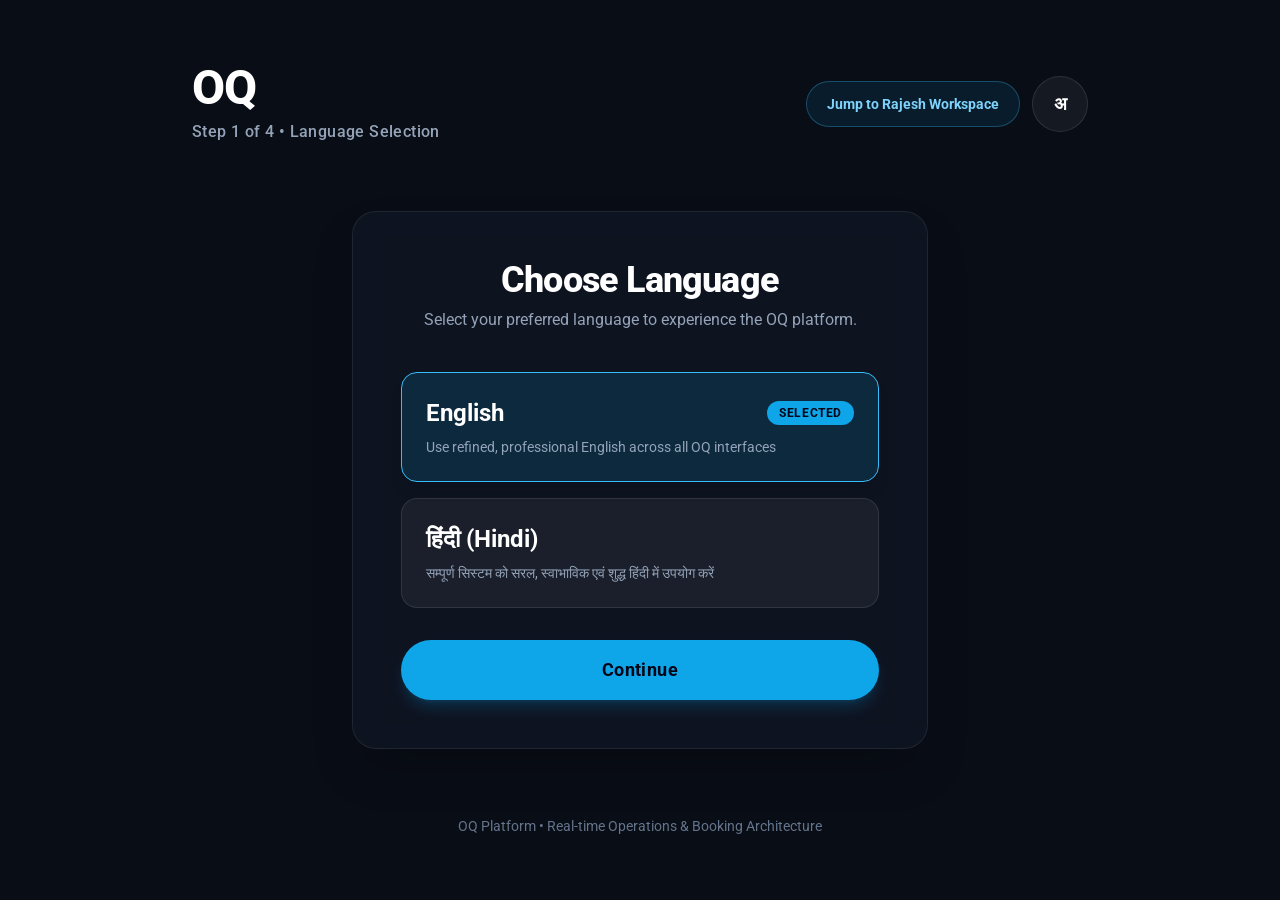
<file: oq/index.html>
<!DOCTYPE html><html lang="en"><head><meta charSet="utf-8"/><meta name="viewport" content="width=device-width, initial-scale=1"/><link rel="stylesheet" href="/oq/_next/static/css/efed84d75407ee5a.css" data-precedence="next"/><link rel="preload" as="script" fetchPriority="low" href="/oq/_next/static/chunks/webpack-a8134491b9b5263d.js"/><script src="/oq/_next/static/chunks/14c9854d-5dab72eff6e01582.js" async=""></script><script src="/oq/_next/static/chunks/745-fbcb8e03655d3ad7.js" async=""></script><script src="/oq/_next/static/chunks/main-app-0fcf9a0cae075d57.js" async=""></script><script src="/oq/_next/static/chunks/app/page-805469082ca78ab7.js" async=""></script><link rel="preconnect" href="https://fonts.googleapis.com"/><link rel="preconnect" href="https://fonts.gstatic.com" crossorigin="anonymous"/><title>Restaurant Management Observatory | Live POS &amp; Operations Engine</title><meta name="description" content="Enterprise Restaurant POS &amp; Management System built with Golang, Gin, MongoDB, JWT &amp; Next.js"/><link href="https://fonts.googleapis.com/css2?family=Roboto:wght@300;400;500;700&amp;family=JetBrains+Mono:wght@400;500;600&amp;display=swap" rel="stylesheet"/><script src="/oq/_next/static/chunks/polyfills-42372ed130431b0a.js" noModule=""></script></head><body class="min-h-screen bg-[#f1f5f9] text-[#0f172a] flex flex-col antialiased"><div class="min-h-screen flex flex-col justify-between p-6 lg:p-16 select-none bg-[#090d16] text-white"><header class="flex items-center justify-between max-w-4xl mx-auto w-full"><div><div class="text-3xl md:text-5xl font-extrabold tracking-tight text-white leading-none">OQ</div><div class="text-sm md:text-base text-slate-400 font-medium tracking-wide mt-2">Step 1 of 4 • Language Selection</div></div><div class="flex items-center gap-3"><button class="px-5 py-3 rounded-full border border-sky-400/30 hover:border-sky-400 bg-sky-500/10 hover:bg-sky-500/20 text-sky-300 text-xs md:text-sm font-bold transition-all text-center">Jump to Rajesh Workspace</button><button class="w-12 h-12 md:w-14 md:h-14 rounded-full border border-white/10 hover:border-white/20 bg-white/5 hover:bg-white/10 text-white font-bold text-base md:text-lg flex items-center justify-center transition-all shrink-0">अ</button></div></header><main class="max-w-xl w-full mx-auto my-10"><div class="display-canvas rounded-3xl p-8 lg:p-12 space-y-8 border border-white/10 shadow-2xl"><div class="text-center space-y-2"><h1 class="text-3xl md:text-4xl font-extrabold text-white tracking-tight">Choose Language</h1><p class="text-sm md:text-base text-slate-400">Select your preferred language to experience the OQ platform.</p></div><div class="space-y-4 pt-2"><button type="button" class="w-full p-6 rounded-2xl border text-left transition-all border-sky-400 bg-sky-500/15 shadow-lg"><div class="flex items-center justify-between"><span class="text-xl md:text-2xl font-bold text-white">English</span><span class="text-xs uppercase font-bold tracking-wider px-3 py-1 rounded-full bg-sky-500 text-slate-950">Selected</span></div><div class="text-sm text-slate-400 mt-2">Use refined, professional English across all OQ interfaces</div></button><button type="button" class="w-full p-6 rounded-2xl border text-left transition-all border-white/10 hover:border-white/20 bg-white/5 hover:bg-white/10"><div class="flex items-center justify-between"><span class="text-xl md:text-2xl font-bold text-white">हिंदी (Hindi)</span></div><div class="text-sm text-slate-400 mt-2">सम्पूर्ण सिस्टम को सरल, स्वाभाविक एवं शुद्ध हिंदी में उपयोग करें</div></button></div><button class="w-full py-4 rounded-full bg-sky-500 hover:bg-sky-400 text-slate-950 font-bold text-base md:text-lg tracking-wide transition-all shadow-lg shadow-sky-500/20">Continue</button></div></main><footer class="text-center text-xs md:text-sm text-slate-500 max-w-4xl mx-auto w-full">OQ Platform • Real-time Operations &amp; Booking Architecture</footer></div><script src="/oq/_next/static/chunks/webpack-a8134491b9b5263d.js" async=""></script><script>(self.__next_f=self.__next_f||[]).push([0]);self.__next_f.push([2,null])</script><script>self.__next_f.push([1,"1:HL[\"/oq/_next/static/css/efed84d75407ee5a.css\",\"style\"]\n"])</script><script>self.__next_f.push([1,"2:I[7370,[],\"\"]\n4:I[8940,[],\"ClientPageRoot\"]\n5:I[9307,[\"931\",\"static/chunks/app/page-805469082ca78ab7.js\"],\"default\",1]\n6:I[6722,[],\"\"]\n7:I[4309,[],\"\"]\n9:I[4932,[],\"\"]\na:[]\n"])</script><script>self.__next_f.push([1,"0:[\"$\",\"$L2\",null,{\"buildId\":\"_oOZog0e43sPEdBerXZ1v\",\"assetPrefix\":\"/oq\",\"urlParts\":[\"\",\"\"],\"initialTree\":[\"\",{\"children\":[\"__PAGE__\",{}]},\"$undefined\",\"$undefined\",true],\"initialSeedData\":[\"\",{\"children\":[\"__PAGE__\",{},[[\"$L3\",[\"$\",\"$L4\",null,{\"props\":{\"params\":{},\"searchParams\":{}},\"Component\":\"$5\"}],null],null],null]},[[[[\"$\",\"link\",\"0\",{\"rel\":\"stylesheet\",\"href\":\"/oq/_next/static/css/efed84d75407ee5a.css\",\"precedence\":\"next\",\"crossOrigin\":\"$undefined\"}]],[\"$\",\"html\",null,{\"lang\":\"en\",\"children\":[[\"$\",\"head\",null,{\"children\":[[\"$\",\"link\",null,{\"rel\":\"preconnect\",\"href\":\"https://fonts.googleapis.com\"}],[\"$\",\"link\",null,{\"rel\":\"preconnect\",\"href\":\"https://fonts.gstatic.com\",\"crossOrigin\":\"anonymous\"}],[\"$\",\"link\",null,{\"href\":\"https://fonts.googleapis.com/css2?family=Roboto:wght@300;400;500;700\u0026family=JetBrains+Mono:wght@400;500;600\u0026display=swap\",\"rel\":\"stylesheet\"}]]}],[\"$\",\"body\",null,{\"className\":\"min-h-screen bg-[#f1f5f9] text-[#0f172a] flex flex-col antialiased\",\"children\":[\"$\",\"$L6\",null,{\"parallelRouterKey\":\"children\",\"segmentPath\":[\"children\"],\"error\":\"$undefined\",\"errorStyles\":\"$undefined\",\"errorScripts\":\"$undefined\",\"template\":[\"$\",\"$L7\",null,{}],\"templateStyles\":\"$undefined\",\"templateScripts\":\"$undefined\",\"notFound\":[[\"$\",\"title\",null,{\"children\":\"404: This page could not be found.\"}],[\"$\",\"div\",null,{\"style\":{\"fontFamily\":\"system-ui,\\\"Segoe UI\\\",Roboto,Helvetica,Arial,sans-serif,\\\"Apple Color Emoji\\\",\\\"Segoe UI Emoji\\\"\",\"height\":\"100vh\",\"textAlign\":\"center\",\"display\":\"flex\",\"flexDirection\":\"column\",\"alignItems\":\"center\",\"justifyContent\":\"center\"},\"children\":[\"$\",\"div\",null,{\"children\":[[\"$\",\"style\",null,{\"dangerouslySetInnerHTML\":{\"__html\":\"body{color:#000;background:#fff;margin:0}.next-error-h1{border-right:1px solid rgba(0,0,0,.3)}@media (prefers-color-scheme:dark){body{color:#fff;background:#000}.next-error-h1{border-right:1px solid rgba(255,255,255,.3)}}\"}}],[\"$\",\"h1\",null,{\"className\":\"next-error-h1\",\"style\":{\"display\":\"inline-block\",\"margin\":\"0 20px 0 0\",\"padding\":\"0 23px 0 0\",\"fontSize\":24,\"fontWeight\":500,\"verticalAlign\":\"top\",\"lineHeight\":\"49px\"},\"children\":\"404\"}],[\"$\",\"div\",null,{\"style\":{\"display\":\"inline-block\"},\"children\":[\"$\",\"h2\",null,{\"style\":{\"fontSize\":14,\"fontWeight\":400,\"lineHeight\":\"49px\",\"margin\":0},\"children\":\"This page could not be found.\"}]}]]}]}]],\"notFoundStyles\":[]}]}]]}]],null],null],\"couldBeIntercepted\":false,\"initialHead\":[null,\"$L8\"],\"globalErrorComponent\":\"$9\",\"missingSlots\":\"$Wa\"}]\n"])</script><script>self.__next_f.push([1,"8:[[\"$\",\"meta\",\"0\",{\"name\":\"viewport\",\"content\":\"width=device-width, initial-scale=1\"}],[\"$\",\"meta\",\"1\",{\"charSet\":\"utf-8\"}],[\"$\",\"title\",\"2\",{\"children\":\"Restaurant Management Observatory | Live POS \u0026 Operations Engine\"}],[\"$\",\"meta\",\"3\",{\"name\":\"description\",\"content\":\"Enterprise Restaurant POS \u0026 Management System built with Golang, Gin, MongoDB, JWT \u0026 Next.js\"}]]\n3:null\n"])</script></body></html>
</file>
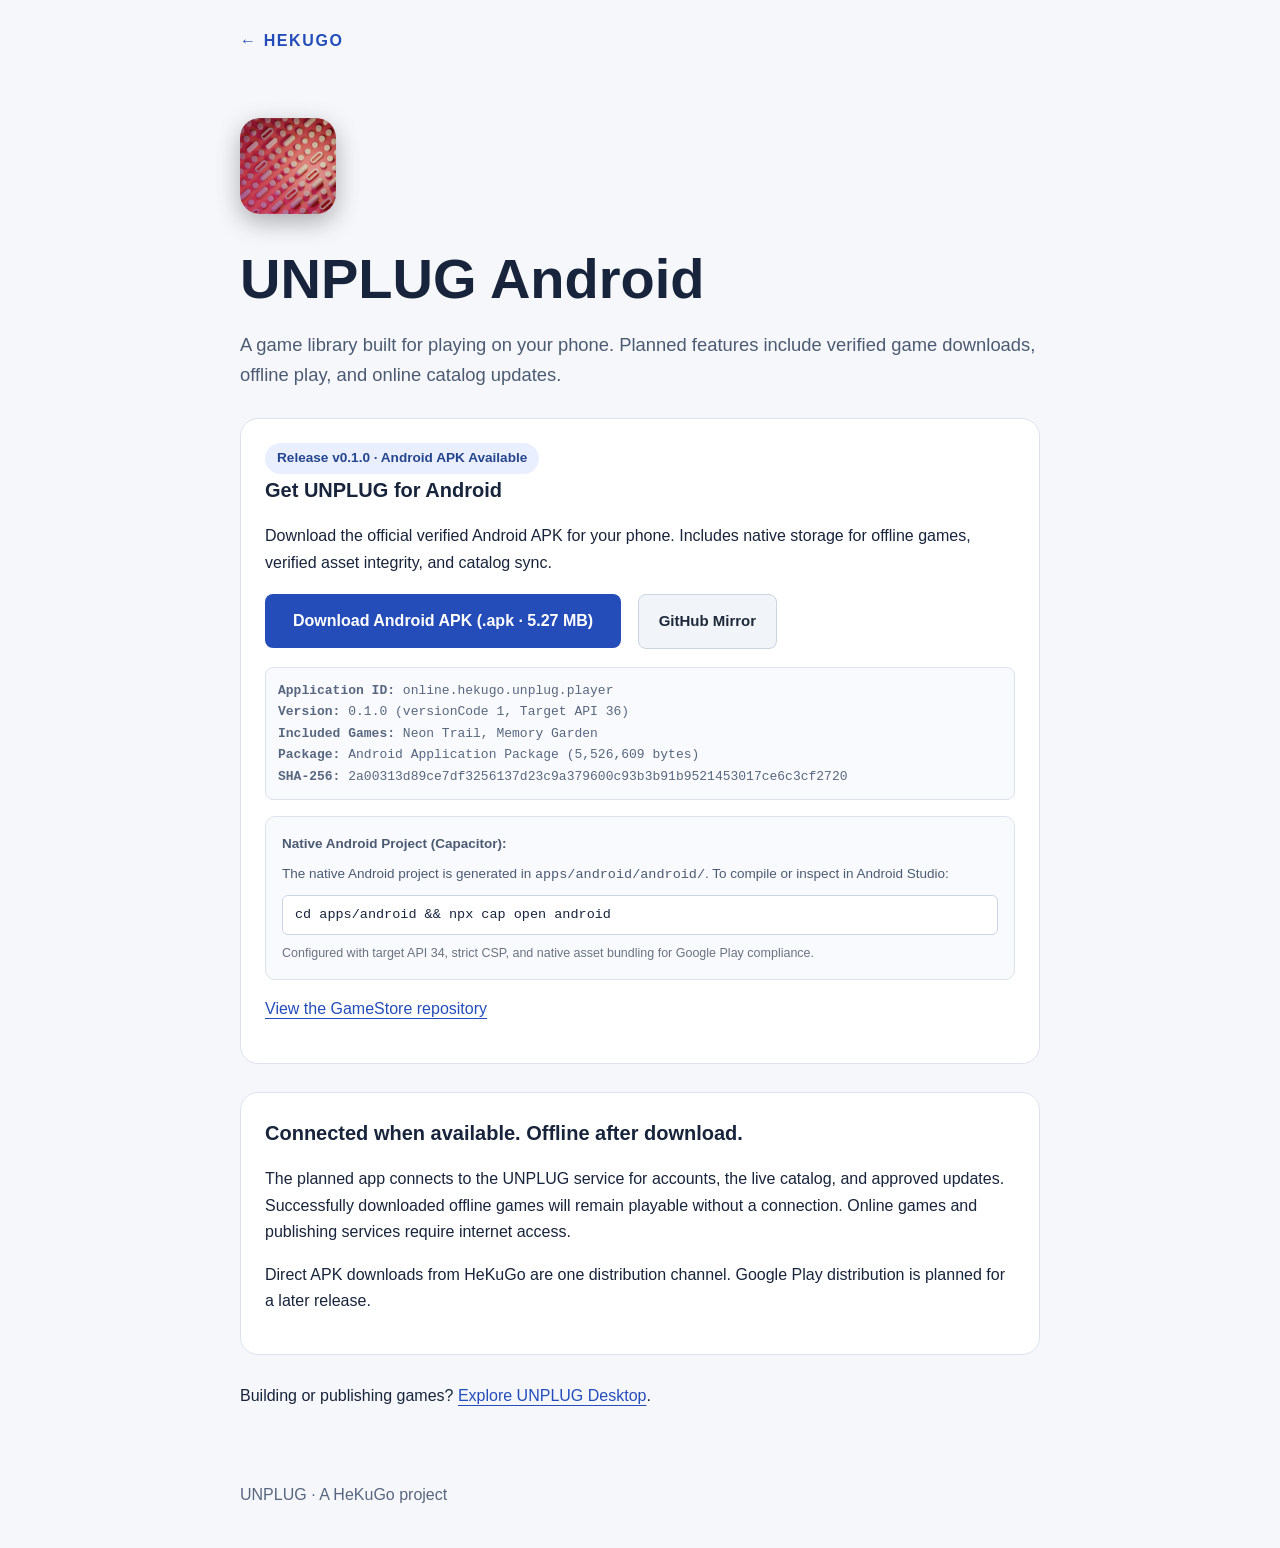
<file: unplug-android/index.html>
<!doctype html>
<html lang="en">
<head>
  <meta charset="utf-8">
  <meta name="viewport" content="width=device-width, initial-scale=1">
  <title>UNPLUG Android — HeKuGo</title>
  <meta name="description" content="UNPLUG Android game player: APK distribution and release information from HeKuGo.">
  <link rel="canonical" href="https://hekugo.online/unplug-android/">
  <link rel="stylesheet" href="/projects/unplug/download.css">
</head>
<body>
  <header><a href="/">← HEKUGO</a></header>
  <main>
    <img class="icon" src="/projects/unplug/icon.png" alt="UNPLUG" width="96" height="96" style="border-radius:20px; box-shadow:0 8px 24px rgba(0,0,0,0.3);">
    <h1>UNPLUG Android</h1>
    <p class="intro">A game library built for playing on your phone. Planned features include verified game downloads, offline play, and online catalog updates.</p>
    <section aria-labelledby="download-title">
      <span class="badge">Release v0.1.0 · Android APK Available</span>
      <h2 id="download-title">Get UNPLUG for Android</h2>
      <p>Download the official verified Android APK for your phone. Includes native storage for offline games, verified asset integrity, and catalog sync.</p>
      <div style="margin:18px 0;">
        <a href="/unplug-android/UNPLUG-Player-b0a36f6b.apk" download="UNPLUG-Player-b0a36f6b.apk" style="display:inline-block; padding:14px 28px; background:#244dba; color:#fff; font-weight:600; text-decoration:none; border-radius:8px; font-size:16px;">Download Android APK (.apk · 5.27 MB)</a>
        <a href="https://raw.githubusercontent.com/hemantrillion/hekugo.online/main/unplug-android/UNPLUG-Player-b0a36f6b.apk" style="display:inline-block; margin-left:12px; padding:14px 20px; background:#f1f5f9; color:#1e293b; font-weight:600; text-decoration:none; border-radius:8px; border:1px solid #cbd5e1; font-size:15px;">GitHub Mirror</a>
      </div>
      <div style="margin-top:16px; font-size:13px; color:#58677f; font-family:Consolas, monospace; background:#f8fafd; padding:12px; border-radius:8px; border:1px solid #dce3ee; word-break:break-all;">
        <div><strong>Application ID:</strong> online.hekugo.unplug.player</div>
        <div><strong>Version:</strong> 0.1.0 (versionCode 1, Target API 36)</div>
        <div><strong>Included Games:</strong> Neon Trail, Memory Garden</div>
        <div><strong>Package:</strong> Android Application Package (5,526,609 bytes)</div>
        <div><strong>SHA-256:</strong> 2a00313d89ce7df3256137d23c9a379600c93b3b91b9521453017ce6c3cf2720</div>
      </div>
      <div style="margin-top:16px; font-size:13.5px; color:#4c5b72; background:#f8fafd; padding:16px; border-radius:10px; border:1px solid #dce3ee;">
        <p style="margin:0 0 8px;"><strong>Native Android Project (Capacitor):</strong></p>
        <p style="margin:0 0 8px;">The native Android project is generated in <code>apps/android/android/</code>. To compile or inspect in Android Studio:</p>
        <code style="display:block; background:#fff; padding:8px 12px; border:1px solid #cad6e8; border-radius:6px; font-family:Consolas, monospace; color:#18243b;">cd apps/android &amp;&amp; npx cap open android</code>
        <p style="margin:8px 0 0; font-size:12.5px; color:#6b7280;">Configured with target API 34, strict CSP, and native asset bundling for Google Play compliance.</p>
      </div>
      <p style="margin-top:16px;"><a href="https://raw.githubusercontent.com/hemantrillion/hekugo.online/main/unplug-android/UNPLUG-Player-b0a36f6b.apk">View the GameStore repository</a></p>
    </section>
    <section aria-labelledby="connection-title">
      <h2 id="connection-title">Connected when available. Offline after download.</h2>
      <p>The planned app connects to the UNPLUG service for accounts, the live catalog, and approved updates. Successfully downloaded offline games will remain playable without a connection. Online games and publishing services require internet access.</p>
      <p>Direct APK downloads from HeKuGo are one distribution channel. Google Play distribution is planned for a later release.</p>
    </section>
    <p>Building or publishing games? <a href="/unplug-desktop/">Explore UNPLUG Desktop</a>.</p>
  </main>
  <footer>UNPLUG · A HeKuGo project</footer>
</body>
</html>
</file>
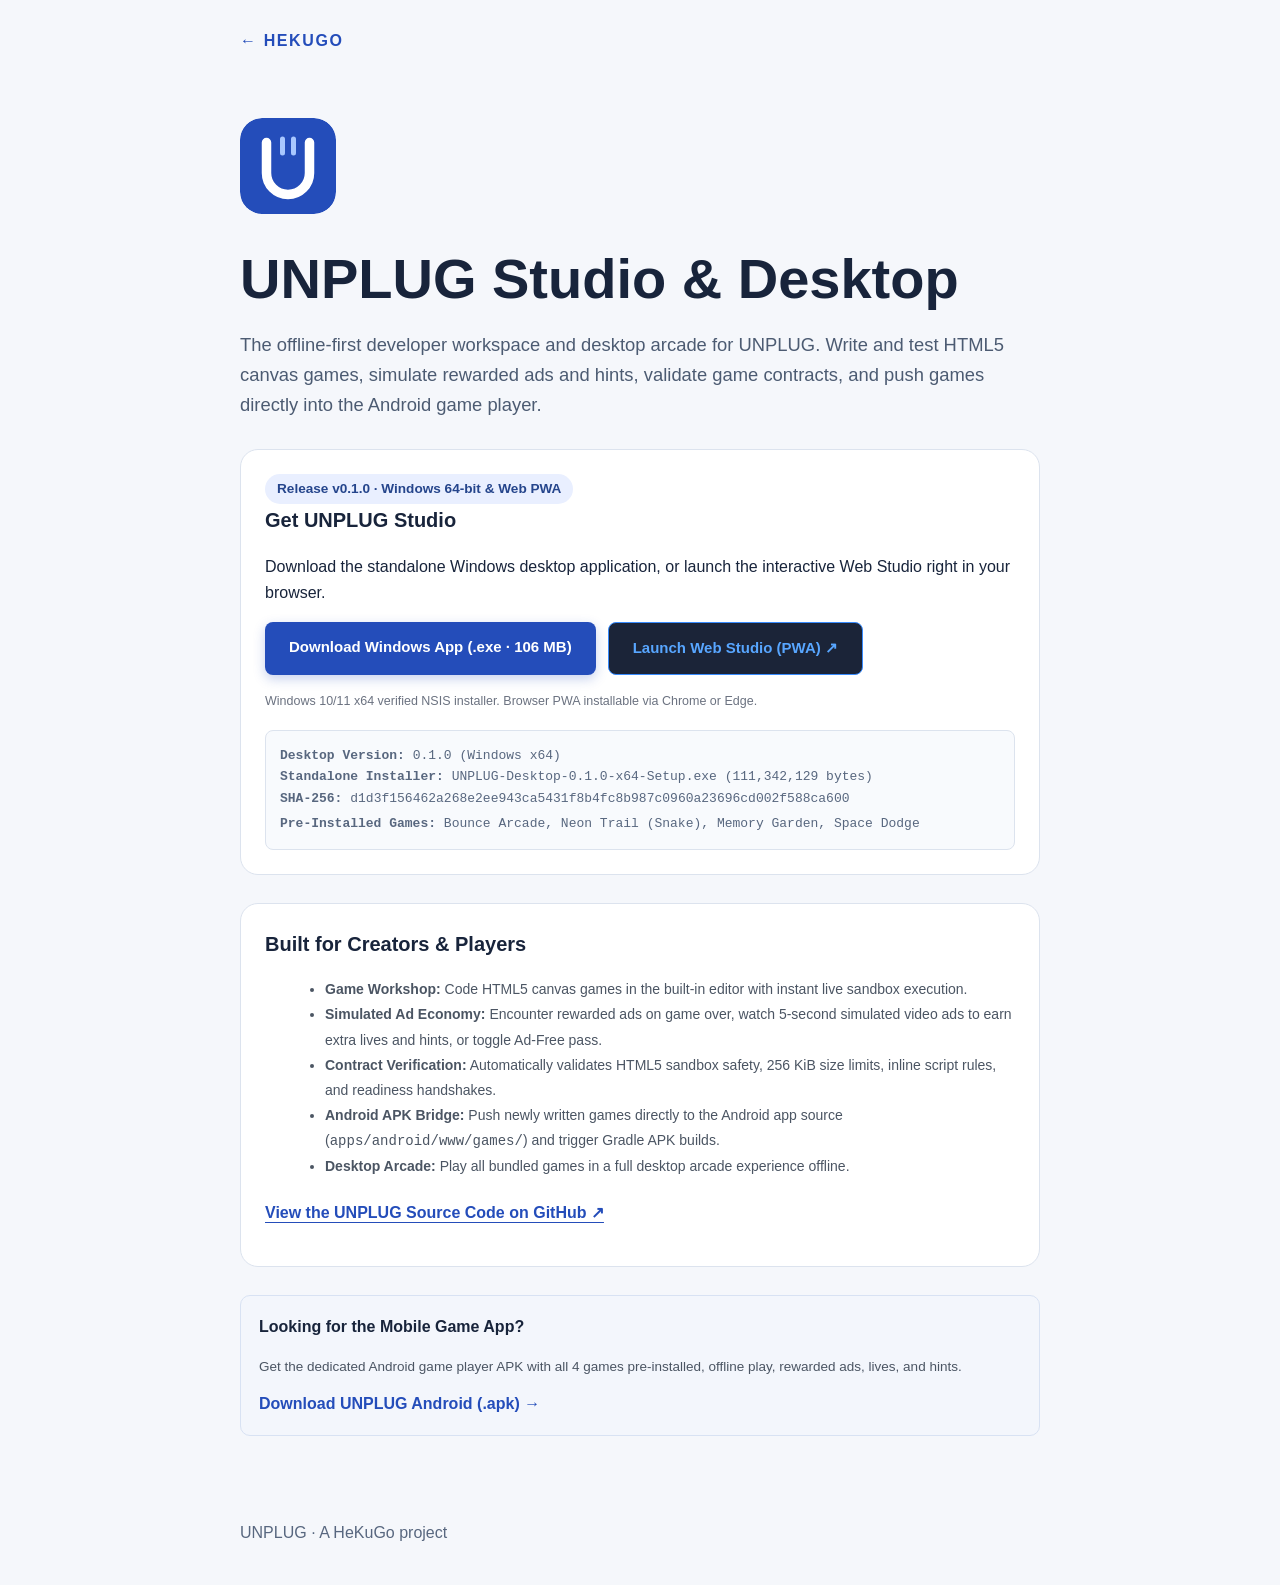
<file: unplug-desktop/index.html>
<!doctype html>
<html lang="en">
<head>
  <meta charset="utf-8">
  <meta name="viewport" content="width=device-width, initial-scale=1">
  <title>UNPLUG Desktop &amp; Studio — HeKuGo</title>
  <meta name="description" content="UNPLUG Desktop Studio and PWA developer workspace: Windows installer and web studio from HeKuGo.">
  <link rel="canonical" href="https://hekugo.online/unplug-desktop/">
  <link rel="stylesheet" href="/projects/unplug/download.css">
</head>
<body>
  <header><a href="/">← HEKUGO</a></header>
  <main>
    <img class="icon" src="/projects/unplug/icon.svg" alt="" width="96" height="96">
    <h1>UNPLUG Studio &amp; Desktop</h1>
    <p class="intro">The offline-first developer workspace and desktop arcade for UNPLUG. Write and test HTML5 canvas games, simulate rewarded ads and hints, validate game contracts, and push games directly into the Android game player.</p>
    
    <section aria-labelledby="download-title">
      <span class="badge">Release v0.1.0 · Windows 64-bit &amp; Web PWA</span>
      <h2 id="download-title">Get UNPLUG Studio</h2>
      <p>Download the standalone Windows desktop application, or launch the interactive Web Studio right in your browser.</p>
      
      <div style="display:flex; gap:12px; flex-wrap:wrap; margin:16px 0;">
        <a href="https://github.com/hemantrillion/Unplug-GameStore/releases/download/v0.1.0/UNPLUG-Desktop-0.1.0-x64-Setup.exe" style="display:inline-block; padding:13px 24px; background:#244dba; color:#fff; font-weight:700; text-decoration:none; border-radius:8px; font-size:15px; box-shadow:0 4px 12px rgba(36,77,186,0.25);">Download Windows App (.exe · 106 MB)</a>
        <a href="/unplug-desktop/studio.html" style="display:inline-block; padding:13px 24px; background:#1b2438; color:#58a6ff; font-weight:700; text-decoration:none; border-radius:8px; font-size:15px; border:1px solid #388bfd;">Launch Web Studio (PWA) ↗</a>
      </div>
      <p style="font-size:12.5px; color:#6b7280;">Windows 10/11 x64 verified NSIS installer. Browser PWA installable via Chrome or Edge.</p>

      <div style="margin-top:18px; font-size:13px; color:#58677f; font-family:Consolas, monospace; background:#f8fafd; padding:14px; border-radius:8px; border:1px solid #dce3ee; word-break:break-all;">
        <div><strong>Desktop Version:</strong> 0.1.0 (Windows x64)</div>
        <div><strong>Standalone Installer:</strong> UNPLUG-Desktop-0.1.0-x64-Setup.exe (111,342,129 bytes)</div>
        <div><strong>SHA-256:</strong> d1d3f156462a268e2ee943ca5431f8b4fc8b987c0960a23696cd002f588ca600</div>
        <div style="margin-top:4px;"><strong>Pre-Installed Games:</strong> Bounce Arcade, Neon Trail (Snake), Memory Garden, Space Dodge</div>
      </div>
    </section>

    <section aria-labelledby="features-title">
      <h2 id="features-title">Built for Creators &amp; Players</h2>
      <ul style="margin:12px 0 20px 20px; line-height:1.8; color:#4b5563; font-size:14px;">
        <li><strong>Game Workshop:</strong> Code HTML5 canvas games in the built-in editor with instant live sandbox execution.</li>
        <li><strong>Simulated Ad Economy:</strong> Encounter rewarded ads on game over, watch 5-second simulated video ads to earn extra lives and hints, or toggle Ad-Free pass.</li>
        <li><strong>Contract Verification:</strong> Automatically validates HTML5 sandbox safety, 256 KiB size limits, inline script rules, and readiness handshakes.</li>
        <li><strong>Android APK Bridge:</strong> Push newly written games directly to the Android app source (<code>apps/android/www/games/</code>) and trigger Gradle APK builds.</li>
        <li><strong>Desktop Arcade:</strong> Play all bundled games in a full desktop arcade experience offline.</li>
      </ul>
      <p style="margin-top:16px;"><a href="https://github.com/hemantrillion/Unplug-GameStore" style="color:#244dba; font-weight:600;">View the UNPLUG Source Code on GitHub ↗</a></p>
    </section>

    <section style="background:#f3f6fc; padding:18px; border-radius:10px; border:1px solid #d8e2f3; margin-top:20px;">
      <h3 style="margin-top:0; font-size:16px;">Looking for the Mobile Game App?</h3>
      <p style="font-size:13.5px; color:#4b5563; margin-bottom:12px;">Get the dedicated Android game player APK with all 4 games pre-installed, offline play, rewarded ads, lives, and hints.</p>
      <a href="/unplug-android/" style="color:#244dba; font-weight:700; text-decoration:none;">Download UNPLUG Android (.apk) →</a>
    </section>
  </main>
  <footer>UNPLUG · A HeKuGo project</footer>
</body>
</html>
</file>
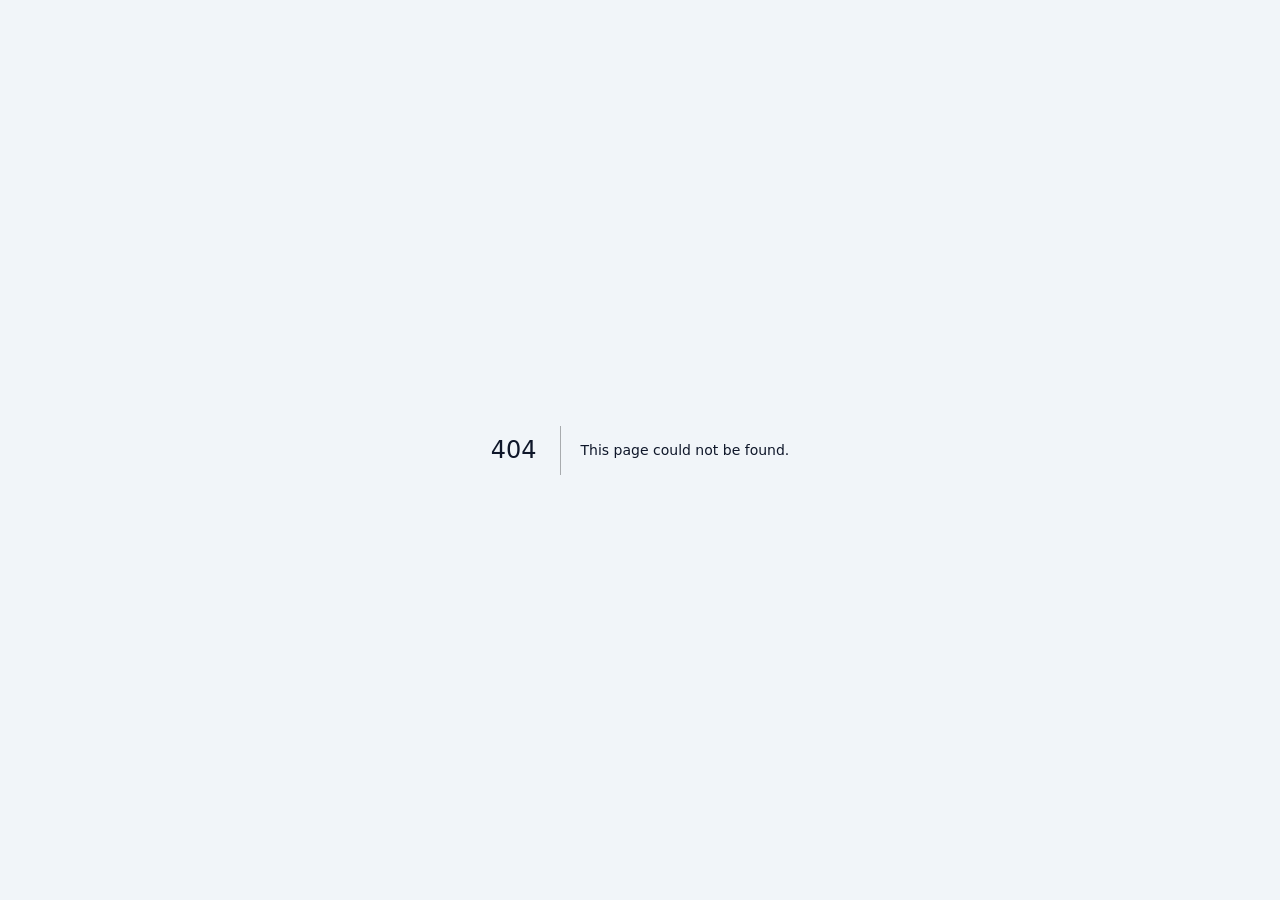
<file: oq/404/index.html>
<!DOCTYPE html><html lang="en"><head><meta charSet="utf-8"/><meta name="viewport" content="width=device-width, initial-scale=1"/><link rel="stylesheet" href="/oq/_next/static/css/efed84d75407ee5a.css" data-precedence="next"/><link rel="preload" as="script" fetchPriority="low" href="/oq/_next/static/chunks/webpack-a8134491b9b5263d.js"/><script src="/oq/_next/static/chunks/14c9854d-5dab72eff6e01582.js" async=""></script><script src="/oq/_next/static/chunks/745-fbcb8e03655d3ad7.js" async=""></script><script src="/oq/_next/static/chunks/main-app-0fcf9a0cae075d57.js" async=""></script><meta name="robots" content="noindex"/><link rel="preconnect" href="https://fonts.googleapis.com"/><link rel="preconnect" href="https://fonts.gstatic.com" crossorigin="anonymous"/><title>404: This page could not be found.</title><title>Restaurant Management Observatory | Live POS &amp; Operations Engine</title><meta name="description" content="Enterprise Restaurant POS &amp; Management System built with Golang, Gin, MongoDB, JWT &amp; Next.js"/><link href="https://fonts.googleapis.com/css2?family=Roboto:wght@300;400;500;700&amp;family=JetBrains+Mono:wght@400;500;600&amp;display=swap" rel="stylesheet"/><script src="/oq/_next/static/chunks/polyfills-42372ed130431b0a.js" noModule=""></script></head><body class="min-h-screen bg-[#f1f5f9] text-[#0f172a] flex flex-col antialiased"><div style="font-family:system-ui,&quot;Segoe UI&quot;,Roboto,Helvetica,Arial,sans-serif,&quot;Apple Color Emoji&quot;,&quot;Segoe UI Emoji&quot;;height:100vh;text-align:center;display:flex;flex-direction:column;align-items:center;justify-content:center"><div><style>body{color:#000;background:#fff;margin:0}.next-error-h1{border-right:1px solid rgba(0,0,0,.3)}@media (prefers-color-scheme:dark){body{color:#fff;background:#000}.next-error-h1{border-right:1px solid rgba(255,255,255,.3)}}</style><h1 class="next-error-h1" style="display:inline-block;margin:0 20px 0 0;padding:0 23px 0 0;font-size:24px;font-weight:500;vertical-align:top;line-height:49px">404</h1><div style="display:inline-block"><h2 style="font-size:14px;font-weight:400;line-height:49px;margin:0">This page could not be found.</h2></div></div></div><script src="/oq/_next/static/chunks/webpack-a8134491b9b5263d.js" async=""></script><script>(self.__next_f=self.__next_f||[]).push([0]);self.__next_f.push([2,null])</script><script>self.__next_f.push([1,"1:HL[\"/oq/_next/static/css/efed84d75407ee5a.css\",\"style\"]\n"])</script><script>self.__next_f.push([1,"2:I[7370,[],\"\"]\n4:I[6722,[],\"\"]\n5:I[4309,[],\"\"]\nb:I[4932,[],\"\"]\n6:{\"fontFamily\":\"system-ui,\\\"Segoe UI\\\",Roboto,Helvetica,Arial,sans-serif,\\\"Apple Color Emoji\\\",\\\"Segoe UI Emoji\\\"\",\"height\":\"100vh\",\"textAlign\":\"center\",\"display\":\"flex\",\"flexDirection\":\"column\",\"alignItems\":\"center\",\"justifyContent\":\"center\"}\n7:{\"display\":\"inline-block\",\"margin\":\"0 20px 0 0\",\"padding\":\"0 23px 0 0\",\"fontSize\":24,\"fontWeight\":500,\"verticalAlign\":\"top\",\"lineHeight\":\"49px\"}\n8:{\"display\":\"inline-block\"}\n9:{\"fontSize\":14,\"fontWeight\":400,\"lineHeight\":\"49px\",\"margin\":0}\nc:[]\n"])</script><script>self.__next_f.push([1,"0:[\"$\",\"$L2\",null,{\"buildId\":\"_oOZog0e43sPEdBerXZ1v\",\"assetPrefix\":\"/oq\",\"urlParts\":[\"\",\"_not-found\",\"\"],\"initialTree\":[\"\",{\"children\":[\"/_not-found\",{\"children\":[\"__PAGE__\",{}]}]},\"$undefined\",\"$undefined\",true],\"initialSeedData\":[\"\",{\"children\":[\"/_not-found\",{\"children\":[\"__PAGE__\",{},[[\"$L3\",[[\"$\",\"title\",null,{\"children\":\"404: This page could not be found.\"}],[\"$\",\"div\",null,{\"style\":{\"fontFamily\":\"system-ui,\\\"Segoe UI\\\",Roboto,Helvetica,Arial,sans-serif,\\\"Apple Color Emoji\\\",\\\"Segoe UI Emoji\\\"\",\"height\":\"100vh\",\"textAlign\":\"center\",\"display\":\"flex\",\"flexDirection\":\"column\",\"alignItems\":\"center\",\"justifyContent\":\"center\"},\"children\":[\"$\",\"div\",null,{\"children\":[[\"$\",\"style\",null,{\"dangerouslySetInnerHTML\":{\"__html\":\"body{color:#000;background:#fff;margin:0}.next-error-h1{border-right:1px solid rgba(0,0,0,.3)}@media (prefers-color-scheme:dark){body{color:#fff;background:#000}.next-error-h1{border-right:1px solid rgba(255,255,255,.3)}}\"}}],[\"$\",\"h1\",null,{\"className\":\"next-error-h1\",\"style\":{\"display\":\"inline-block\",\"margin\":\"0 20px 0 0\",\"padding\":\"0 23px 0 0\",\"fontSize\":24,\"fontWeight\":500,\"verticalAlign\":\"top\",\"lineHeight\":\"49px\"},\"children\":\"404\"}],[\"$\",\"div\",null,{\"style\":{\"display\":\"inline-block\"},\"children\":[\"$\",\"h2\",null,{\"style\":{\"fontSize\":14,\"fontWeight\":400,\"lineHeight\":\"49px\",\"margin\":0},\"children\":\"This page could not be found.\"}]}]]}]}]],null],null],null]},[null,[\"$\",\"$L4\",null,{\"parallelRouterKey\":\"children\",\"segmentPath\":[\"children\",\"/_not-found\",\"children\"],\"error\":\"$undefined\",\"errorStyles\":\"$undefined\",\"errorScripts\":\"$undefined\",\"template\":[\"$\",\"$L5\",null,{}],\"templateStyles\":\"$undefined\",\"templateScripts\":\"$undefined\",\"notFound\":\"$undefined\",\"notFoundStyles\":\"$undefined\"}]],null]},[[[[\"$\",\"link\",\"0\",{\"rel\":\"stylesheet\",\"href\":\"/oq/_next/static/css/efed84d75407ee5a.css\",\"precedence\":\"next\",\"crossOrigin\":\"$undefined\"}]],[\"$\",\"html\",null,{\"lang\":\"en\",\"children\":[[\"$\",\"head\",null,{\"children\":[[\"$\",\"link\",null,{\"rel\":\"preconnect\",\"href\":\"https://fonts.googleapis.com\"}],[\"$\",\"link\",null,{\"rel\":\"preconnect\",\"href\":\"https://fonts.gstatic.com\",\"crossOrigin\":\"anonymous\"}],[\"$\",\"link\",null,{\"href\":\"https://fonts.googleapis.com/css2?family=Roboto:wght@300;400;500;700\u0026family=JetBrains+Mono:wght@400;500;600\u0026display=swap\",\"rel\":\"stylesheet\"}]]}],[\"$\",\"body\",null,{\"className\":\"min-h-screen bg-[#f1f5f9] text-[#0f172a] flex flex-col antialiased\",\"children\":[\"$\",\"$L4\",null,{\"parallelRouterKey\":\"children\",\"segmentPath\":[\"children\"],\"error\":\"$undefined\",\"errorStyles\":\"$undefined\",\"errorScripts\":\"$undefined\",\"template\":[\"$\",\"$L5\",null,{}],\"templateStyles\":\"$undefined\",\"templateScripts\":\"$undefined\",\"notFound\":[[\"$\",\"title\",null,{\"children\":\"404: This page could not be found.\"}],[\"$\",\"div\",null,{\"style\":\"$6\",\"children\":[\"$\",\"div\",null,{\"children\":[[\"$\",\"style\",null,{\"dangerouslySetInnerHTML\":{\"__html\":\"body{color:#000;background:#fff;margin:0}.next-error-h1{border-right:1px solid rgba(0,0,0,.3)}@media (prefers-color-scheme:dark){body{color:#fff;background:#000}.next-error-h1{border-right:1px solid rgba(255,255,255,.3)}}\"}}],[\"$\",\"h1\",null,{\"className\":\"next-error-h1\",\"style\":\"$7\",\"children\":\"404\"}],[\"$\",\"div\",null,{\"style\":\"$8\",\"children\":[\"$\",\"h2\",null,{\"style\":\"$9\",\"children\":\"This page could not be found.\"}]}]]}]}]],\"notFoundStyles\":[]}]}]]}]],null],null],\"couldBeIntercepted\":false,\"initialHead\":[[\"$\",\"meta\",null,{\"name\":\"robots\",\"content\":\"noindex\"}],\"$La\"],\"globalErrorComponent\":\"$b\",\"missingSlots\":\"$Wc\"}]\n"])</script><script>self.__next_f.push([1,"a:[[\"$\",\"meta\",\"0\",{\"name\":\"viewport\",\"content\":\"width=device-width, initial-scale=1\"}],[\"$\",\"meta\",\"1\",{\"charSet\":\"utf-8\"}],[\"$\",\"title\",\"2\",{\"children\":\"Restaurant Management Observatory | Live POS \u0026 Operations Engine\"}],[\"$\",\"meta\",\"3\",{\"name\":\"description\",\"content\":\"Enterprise Restaurant POS \u0026 Management System built with Golang, Gin, MongoDB, JWT \u0026 Next.js\"}]]\n3:null\n"])</script></body></html>
</file>
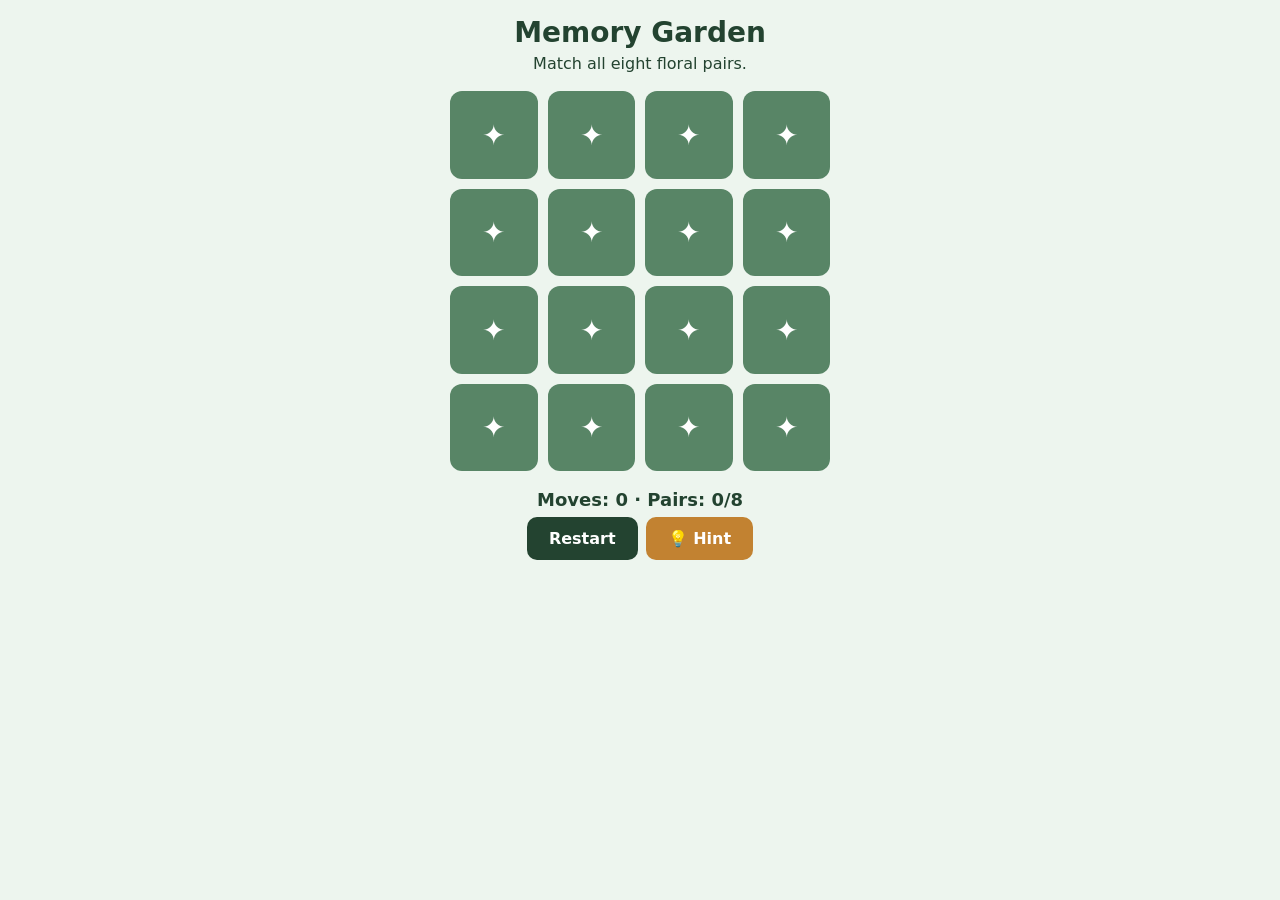
<file: unplug-desktop/games/memory.html>
﻿<!doctype html>
<html lang="en"><head><meta charset="utf-8"><meta name="viewport" content="width=device-width,initial-scale=1"><title>Memory Garden</title><style>
*{box-sizing:border-box}body{margin:0;background:#edf5ee;color:#234330;font:16px system-ui;text-align:center}main{max-width:580px;margin:auto;padding:16px}h1{font-size:28px;margin:0 0 4px 0}p{line-height:1.4;margin:4px}#grid{display:grid;grid-template-columns:repeat(4,1fr);gap:10px;margin:16px auto;max-width:380px}.tile{aspect-ratio:1;border:0;border-radius:12px;font-size:28px;background:#588566;color:white;cursor:pointer}.tile:disabled{opacity:1}.tile.open{background:#fff;color:#234330}.tile.matched{background:#c8dfbc}#reset{border:0;border-radius:10px;background:#234330;color:white;padding:12px 22px;font:inherit;font-weight:bold;cursor:pointer}#hint-btn{border:0;border-radius:10px;background:#c28231;color:white;padding:12px 22px;font:inherit;font-weight:bold;cursor:pointer;margin-left:8px}
</style></head><body><main><h1>Memory Garden</h1><p>Match all eight floral pairs.</p><div id="grid" aria-label="Memory cards"></div><p id="status" role="status" style="font-weight:bold;font-size:18px">Moves: 0 · Pairs: 0/8</p><button id="reset">Restart</button><button id="hint-btn">💡 Hint</button></main><script>
(()=>{'use strict';const icons=['🌱','🌻','🍄','🌿','🌷','🍀','🌼','🌵'];const grid=document.querySelector('#grid'),status=document.querySelector('#status');let first=null,locked=false,moves=0,pairs=0,timer;let allButtons=[];
function reset(){clearTimeout(timer);first=null;locked=false;moves=0;pairs=0;allButtons=[];status.textContent='Moves: 0 · Pairs: 0/8';const deck=[...icons,...icons];for(let i=deck.length-1;i>0;i--){const j=Math.floor(Math.random()*(i+1));[deck[i],deck[j]]=[deck[j],deck[i]];}grid.replaceChildren();deck.forEach((icon,index)=>{const b=document.createElement('button');b.className='tile';b.textContent='✦';b.dataset.icon=icon;b.addEventListener('click',()=>{if(locked||b.disabled)return;b.classList.add('open');b.textContent=icon;b.disabled=true;if(!first){first={b,icon};return;}moves++;if(first.icon===icon){b.classList.add('matched');first.b.classList.add('matched');pairs++;first=null;status.textContent=pairs===8?'Garden complete in '+moves+' moves! 🎉':'Moves: '+moves+' · Pairs: '+pairs+'/8';if(pairs===8){window.parent.postMessage({type:'unplug:score',score:Math.max(10,100-moves*2),game:'memory'},'*');}}else{locked=true;const old=first.b;timer=setTimeout(()=>{for(const card of [b,old]){card.classList.remove('open');card.textContent='✦';card.disabled=false;}first=null;locked=false;},850);status.textContent='Moves: '+moves+' · Pairs: '+pairs+'/8';}});allButtons.push(b);grid.append(b);});}

function triggerHint(){
  // Reveal all unmatched cards for 2 seconds
  allButtons.forEach(b=>{if(!b.classList.contains('matched')){b.textContent=b.dataset.icon;b.classList.add('open');}});
  setTimeout(()=>{allButtons.forEach(b=>{if(!b.classList.contains('matched')){b.textContent='✦';b.classList.remove('open');}});},2000);
}

document.querySelector('#hint-btn').addEventListener('click',()=>{
  window.parent.postMessage({type:'unplug:req_hint',game:'memory'},'*');
  triggerHint();
});

window.addEventListener('message',e=>{
  if(!e.data)return;
  if(e.data.type==='unplug:hint')triggerHint();
});

document.querySelector('#reset').addEventListener('click',reset);reset();window.parent.postMessage({type:'unplug:ready'},'*');})();
</script></body></html>
</file>
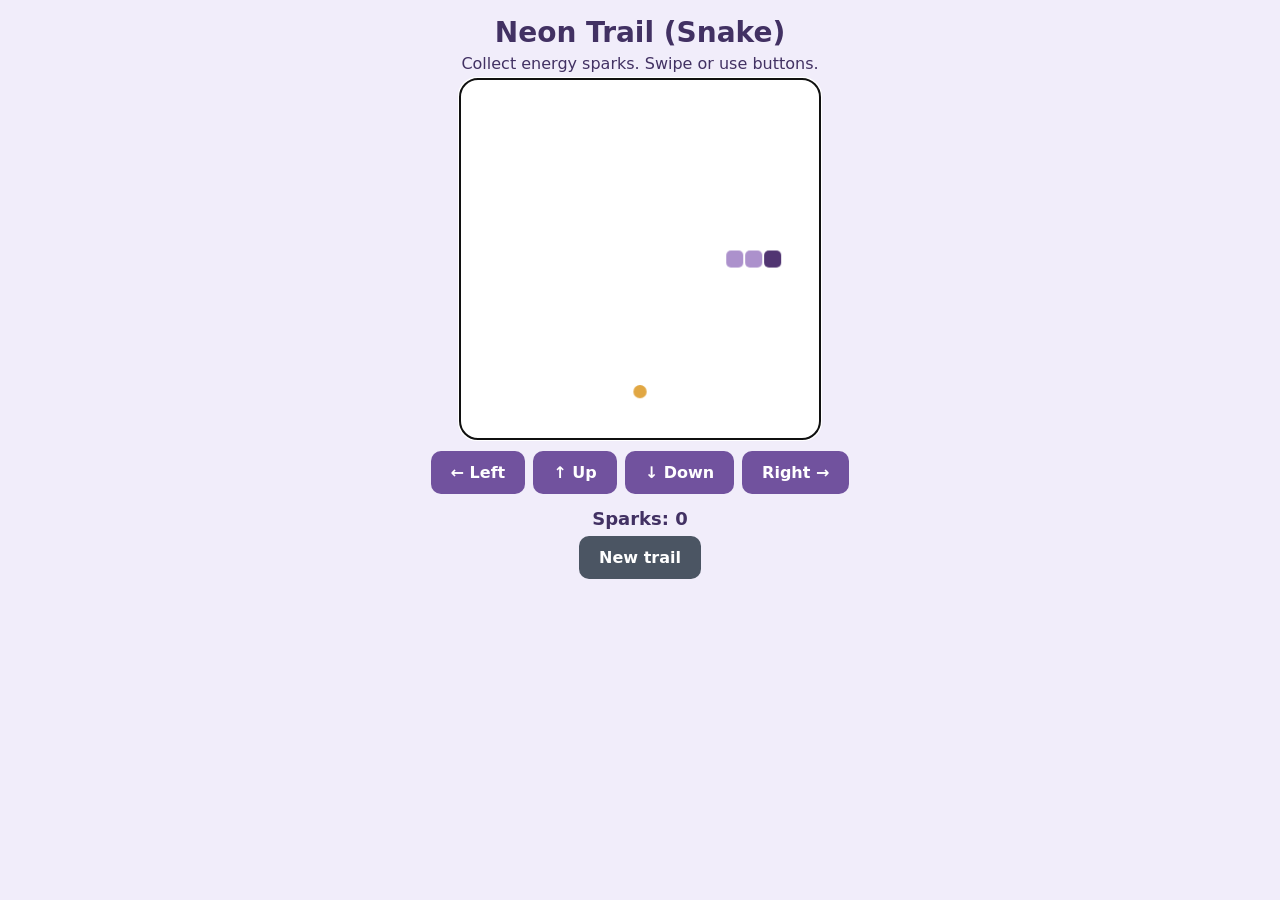
<file: unplug-desktop/games/snake.html>
﻿<!doctype html>
<html lang="en"><head><meta charset="utf-8"><meta name="viewport" content="width=device-width,initial-scale=1"><title>Neon Trail</title><style>
*{box-sizing:border-box}body{margin:0;background:#f1edfa;color:#423163;font:16px system-ui;text-align:center}main{max-width:520px;margin:auto;padding:16px}h1{margin:0 0 4px 0;font-size:28px}canvas{width:min(100%,360px);background:#fff;border-radius:18px;touch-action:none;display:block;margin:auto}p{line-height:1.4;margin:4px}button{border:0;border-radius:10px;padding:12px 20px;background:#71529e;color:white;font:inherit;font-weight:bold;cursor:pointer}.controls{display:flex;gap:8px;justify-content:center;margin:12px}button:active{background:#583e7f}
</style></head><body><main><h1>Neon Trail (Snake)</h1><p>Collect energy sparks. Swipe or use buttons.</p><canvas id="game" width="380" height="380" tabindex="0" aria-label="Snake game"></canvas><div class="controls"><button data-dir="left">← Left</button><button data-dir="up">↑ Up</button><button data-dir="down">↓ Down</button><button data-dir="right">Right →</button></div><p id="status" role="status" style="font-weight:bold;font-size:18px">Sparks: 0</p><button id="restart" style="background:#4b5563">New trail</button></main><script>
(()=>{'use strict';const canvas=document.querySelector('#game'),ctx=canvas.getContext('2d'),status=document.querySelector('#status');let snake,food,dir,next,running,score,previous=0;const size=19;const directions={left:[-1,0],right:[1,0],up:[0,-1],down:[0,1]};function spawn(){const free=[];for(let y=0;y<size;y++)for(let x=0;x<size;x++)if(!snake.some(p=>p.x===x&&p.y===y))free.push({x,y});food=free[Math.floor(Math.random()*free.length)];if(!food){running=false;status.textContent='You filled the garden!';}}
function reset(){snake=[{x:8,y:9},{x:7,y:9},{x:6,y:9}];dir=[1,0];next=dir;score=0;running=true;spawn();status.textContent='Sparks: 0';canvas.focus();}
function turn(name){const d=directions[name];if(d&&(d[0]!==-dir[0]||d[1]!==-dir[1]))next=d;}
window.addEventListener('keydown',e=>{if(e.key.startsWith('Arrow')){e.preventDefault();turn(e.key.slice(5).toLowerCase());}});document.querySelectorAll('[data-dir]').forEach(b=>b.addEventListener('click',()=>turn(b.dataset.dir)));document.querySelector('#restart').addEventListener('click',reset);

// Touch swipe gestures
let touchStartX=0,touchStartY=0;
canvas.addEventListener('touchstart',e=>{touchStartX=e.touches[0].clientX;touchStartY=e.touches[0].clientY;},false);
canvas.addEventListener('touchend',e=>{
  const dx=e.changedTouches[0].clientX-touchStartX,dy=e.changedTouches[0].clientY-touchStartY;
  if(Math.abs(dx)>Math.abs(dy)){if(dx>30)turn('right');else if(dx<-30)turn('left');}
  else{if(dy>30)turn('down');else if(dy<-30)turn('up');}
},false);

window.addEventListener('message',e=>{
  if(!e.data)return;
  if(e.data.type==='unplug:revive'){
    snake=snake.slice(0,Math.min(snake.length,4));
    running=true;status.textContent='Revived! Sparks: '+score;
    requestAnimationFrame(frame);
  }
  if(e.data.type==='unplug:hint'){
    status.textContent='Hint: Food located at Col '+(food.x+1)+', Row '+(food.y+1);
  }
});

function tick(){if(!running)return;dir=next;const head={x:snake[0].x+dir[0],y:snake[0].y+dir[1]},eat=head.x===food.x&&head.y===food.y;const body=eat?snake:snake.slice(0,-1);if(head.x<0||head.y<0||head.x>=size||head.y>=size||body.some(p=>p.x===head.x&&p.y===head.y)){running=false;status.textContent='Trail ended. Sparks: '+score+'. Watch ad to revive!';window.parent.postMessage({type:'unplug:gameover',score:score,game:'snake'},'*');return;}snake.unshift(head);if(eat){score++;status.textContent='Sparks: '+score;spawn();}else snake.pop();}
function frame(now){if(now-previous>130){tick();previous=now;}ctx.clearRect(0,0,380,380);snake.forEach((p,i)=>{ctx.fillStyle=i===0?'#513572':'#ac91cc';ctx.beginPath();ctx.roundRect(p.x*20+1,p.y*20+1,18,18,5);ctx.fill();});if(food){ctx.fillStyle='#e1a743';ctx.beginPath();ctx.arc(food.x*20+10,food.y*20+10,7,0,Math.PI*2);ctx.fill();}if(running){requestAnimationFrame(frame);}}reset();requestAnimationFrame(frame);window.parent.postMessage({type:'unplug:ready'},'*');})();
</script></body></html>
</file>
<file: oq/_next/static/css/efed84d75407ee5a.css>
*,:after,:before{--tw-border-spacing-x:0;--tw-border-spacing-y:0;--tw-translate-x:0;--tw-translate-y:0;--tw-rotate:0;--tw-skew-x:0;--tw-skew-y:0;--tw-scale-x:1;--tw-scale-y:1;--tw-pan-x: ;--tw-pan-y: ;--tw-pinch-zoom: ;--tw-scroll-snap-strictness:proximity;--tw-gradient-from-position: ;--tw-gradient-via-position: ;--tw-gradient-to-position: ;--tw-ordinal: ;--tw-slashed-zero: ;--tw-numeric-figure: ;--tw-numeric-spacing: ;--tw-numeric-fraction: ;--tw-ring-inset: ;--tw-ring-offset-width:0px;--tw-ring-offset-color:#fff;--tw-ring-color:rgba(59,130,246,.5);--tw-ring-offset-shadow:0 0 #0000;--tw-ring-shadow:0 0 #0000;--tw-shadow:0 0 #0000;--tw-shadow-colored:0 0 #0000;--tw-blur: ;--tw-brightness: ;--tw-contrast: ;--tw-grayscale: ;--tw-hue-rotate: ;--tw-invert: ;--tw-saturate: ;--tw-sepia: ;--tw-drop-shadow: ;--tw-backdrop-blur: ;--tw-backdrop-brightness: ;--tw-backdrop-contrast: ;--tw-backdrop-grayscale: ;--tw-backdrop-hue-rotate: ;--tw-backdrop-invert: ;--tw-backdrop-opacity: ;--tw-backdrop-saturate: ;--tw-backdrop-sepia: ;--tw-contain-size: ;--tw-contain-layout: ;--tw-contain-paint: ;--tw-contain-style: }::backdrop{--tw-border-spacing-x:0;--tw-border-spacing-y:0;--tw-translate-x:0;--tw-translate-y:0;--tw-rotate:0;--tw-skew-x:0;--tw-skew-y:0;--tw-scale-x:1;--tw-scale-y:1;--tw-pan-x: ;--tw-pan-y: ;--tw-pinch-zoom: ;--tw-scroll-snap-strictness:proximity;--tw-gradient-from-position: ;--tw-gradient-via-position: ;--tw-gradient-to-position: ;--tw-ordinal: ;--tw-slashed-zero: ;--tw-numeric-figure: ;--tw-numeric-spacing: ;--tw-numeric-fraction: ;--tw-ring-inset: ;--tw-ring-offset-width:0px;--tw-ring-offset-color:#fff;--tw-ring-color:rgba(59,130,246,.5);--tw-ring-offset-shadow:0 0 #0000;--tw-ring-shadow:0 0 #0000;--tw-shadow:0 0 #0000;--tw-shadow-colored:0 0 #0000;--tw-blur: ;--tw-brightness: ;--tw-contrast: ;--tw-grayscale: ;--tw-hue-rotate: ;--tw-invert: ;--tw-saturate: ;--tw-sepia: ;--tw-drop-shadow: ;--tw-backdrop-blur: ;--tw-backdrop-brightness: ;--tw-backdrop-contrast: ;--tw-backdrop-grayscale: ;--tw-backdrop-hue-rotate: ;--tw-backdrop-invert: ;--tw-backdrop-opacity: ;--tw-backdrop-saturate: ;--tw-backdrop-sepia: ;--tw-contain-size: ;--tw-contain-layout: ;--tw-contain-paint: ;--tw-contain-style: }/*
! tailwindcss v3.4.19 | MIT License | https://tailwindcss.com
*/*,:after,:before{border:0 solid #e5e7eb}:after,:before{--tw-content:""}:host,html{line-height:1.5;-webkit-text-size-adjust:100%;-moz-tab-size:4;-o-tab-size:4;tab-size:4;font-family:Inter,-apple-system,BlinkMacSystemFont,Segoe UI,Roboto,sans-serif;font-feature-settings:normal;font-variation-settings:normal;-webkit-tap-highlight-color:transparent}body{margin:0;line-height:inherit}hr{height:0;color:inherit;border-top-width:1px}abbr:where([title]){-webkit-text-decoration:underline dotted;text-decoration:underline dotted}h1,h2,h3,h4,h5,h6{font-size:inherit;font-weight:inherit}a{color:inherit;text-decoration:inherit}b,strong{font-weight:bolder}code,kbd,pre,samp{font-family:ui-monospace,SFMono-Regular,Menlo,Monaco,Consolas,monospace;font-feature-settings:normal;font-variation-settings:normal;font-size:1em}small{font-size:80%}sub,sup{font-size:75%;line-height:0;position:relative;vertical-align:baseline}sub{bottom:-.25em}sup{top:-.5em}table{text-indent:0;border-color:inherit;border-collapse:collapse}button,input,optgroup,select,textarea{font-family:inherit;font-feature-settings:inherit;font-variation-settings:inherit;font-size:100%;font-weight:inherit;line-height:inherit;letter-spacing:inherit;color:inherit;margin:0;padding:0}button,select{text-transform:none}button,input:where([type=button]),input:where([type=reset]),input:where([type=submit]){-webkit-appearance:button;background-color:transparent;background-image:none}:-moz-focusring{outline:auto}:-moz-ui-invalid{box-shadow:none}progress{vertical-align:baseline}::-webkit-inner-spin-button,::-webkit-outer-spin-button{height:auto}[type=search]{-webkit-appearance:textfield;outline-offset:-2px}::-webkit-search-decoration{-webkit-appearance:none}::-webkit-file-upload-button{-webkit-appearance:button;font:inherit}summary{display:list-item}blockquote,dd,dl,figure,h1,h2,h3,h4,h5,h6,hr,p,pre{margin:0}fieldset{margin:0}fieldset,legend{padding:0}menu,ol,ul{list-style:none;margin:0;padding:0}dialog{padding:0}textarea{resize:vertical}input::-moz-placeholder,textarea::-moz-placeholder{opacity:1;color:#9ca3af}input::placeholder,textarea::placeholder{opacity:1;color:#9ca3af}[role=button],button{cursor:pointer}:disabled{cursor:default}audio,canvas,embed,iframe,img,object,svg,video{display:block;vertical-align:middle}img,video{max-width:100%;height:auto}[hidden]:where(:not([hidden=until-found])){display:none}*,:after,:before{-webkit-font-smoothing:antialiased;-moz-osx-font-smoothing:grayscale;box-sizing:border-box}.pointer-events-none{pointer-events:none}.fixed{position:fixed}.absolute{position:absolute}.relative{position:relative}.sticky{position:sticky}.inset-0{inset:0}.bottom-0{bottom:0}.bottom-4{bottom:1rem}.left-2{left:.5rem}.left-2\.5{left:.625rem}.left-3{left:.75rem}.left-3\.5{left:.875rem}.left-6{left:1.5rem}.right-2{right:.5rem}.right-3{right:.75rem}.right-4{right:1rem}.right-6{right:1.5rem}.top-0{top:0}.top-1\/2{top:50%}.top-4{top:1rem}.top-6{top:1.5rem}.z-10{z-index:10}.z-40{z-index:40}.z-50{z-index:50}.mx-4{margin-left:1rem;margin-right:1rem}.mx-auto{margin-left:auto;margin-right:auto}.my-10{margin-top:2.5rem;margin-bottom:2.5rem}.my-3{margin-top:.75rem;margin-bottom:.75rem}.mb-1{margin-bottom:.25rem}.mb-2{margin-bottom:.5rem}.mb-3{margin-bottom:.75rem}.mb-4{margin-bottom:1rem}.mb-5{margin-bottom:1.25rem}.ml-2{margin-left:.5rem}.mr-0\.5{margin-right:.125rem}.mr-1{margin-right:.25rem}.mr-2{margin-right:.5rem}.mt-0\.5{margin-top:.125rem}.mt-1{margin-top:.25rem}.mt-2{margin-top:.5rem}.mt-3{margin-top:.75rem}.mt-4{margin-top:1rem}.mt-5{margin-top:1.25rem}.mt-6{margin-top:1.5rem}.line-clamp-2{overflow:hidden;display:-webkit-box;-webkit-box-orient:vertical;-webkit-line-clamp:2}.block{display:block}.inline-block{display:inline-block}.flex{display:flex}.inline-flex{display:inline-flex}.table{display:table}.grid{display:grid}.hidden{display:none}.h-1\.5{height:.375rem}.h-10{height:2.5rem}.h-12{height:3rem}.h-16{height:4rem}.h-2{height:.5rem}.h-2\.5{height:.625rem}.h-20{height:5rem}.h-24{height:6rem}.h-3{height:.75rem}.h-3\.5{height:.875rem}.h-4{height:1rem}.h-40{height:10rem}.h-5{height:1.25rem}.h-6{height:1.5rem}.h-64{height:16rem}.h-7{height:1.75rem}.h-72{height:18rem}.h-8{height:2rem}.h-9{height:2.25rem}.h-\[2\.5px\]{height:2.5px}.h-\[450px\]{height:450px}.h-\[600px\]{height:600px}.h-\[750px\]{height:750px}.h-\[850px\]{height:850px}.h-full{height:100%}.max-h-24{max-height:6rem}.max-h-48{max-height:12rem}.max-h-72{max-height:18rem}.max-h-\[500px\]{max-height:500px}.max-h-\[580px\]{max-height:580px}.min-h-\[200px\]{min-height:200px}.min-h-screen{min-height:100vh}.w-1\.5{width:.375rem}.w-10{width:2.5rem}.w-12{width:3rem}.w-2{width:.5rem}.w-2\.5{width:.625rem}.w-3{width:.75rem}.w-3\.5{width:.875rem}.w-32{width:8rem}.w-4{width:1rem}.w-40{width:10rem}.w-48{width:12rem}.w-5{width:1.25rem}.w-6{width:1.5rem}.w-64{width:16rem}.w-7{width:1.75rem}.w-8{width:2rem}.w-9{width:2.25rem}.w-\[1100px\]{width:1100px}.w-\[1300px\]{width:1300px}.w-\[250px\]{width:250px}.w-full{width:100%}.w-px{width:1px}.min-w-0{min-width:0}.min-w-\[140px\]{min-width:140px}.min-w-max{min-width:-moz-max-content;min-width:max-content}.max-w-2xl{max-width:42rem}.max-w-4xl{max-width:56rem}.max-w-7xl{max-width:80rem}.max-w-\[180px\]{max-width:180px}.max-w-lg{max-width:32rem}.max-w-md{max-width:28rem}.max-w-sm{max-width:24rem}.max-w-xl{max-width:36rem}.max-w-xs{max-width:20rem}.flex-1{flex:1 1 0%}.shrink-0{flex-shrink:0}.border-collapse{border-collapse:collapse}.-translate-y-1\/2{--tw-translate-y:-50%}.-translate-y-1\/2,.transform{transform:translate(var(--tw-translate-x),var(--tw-translate-y)) rotate(var(--tw-rotate)) skewX(var(--tw-skew-x)) skewY(var(--tw-skew-y)) scaleX(var(--tw-scale-x)) scaleY(var(--tw-scale-y))}@keyframes pulse{50%{opacity:.5}}.animate-pulse{animation:pulse 2s cubic-bezier(.4,0,.6,1) infinite}.cursor-pointer{cursor:pointer}.select-none{-webkit-user-select:none;-moz-user-select:none;user-select:none}.select-text{-webkit-user-select:text;-moz-user-select:text;user-select:text}.select-all{-webkit-user-select:all;-moz-user-select:all;user-select:all}.resize-none{resize:none}.grid-cols-1{grid-template-columns:repeat(1,minmax(0,1fr))}.grid-cols-2{grid-template-columns:repeat(2,minmax(0,1fr))}.grid-cols-3{grid-template-columns:repeat(3,minmax(0,1fr))}.flex-col{flex-direction:column}.flex-wrap{flex-wrap:wrap}.items-start{align-items:flex-start}.items-center{align-items:center}.items-stretch{align-items:stretch}.justify-end{justify-content:flex-end}.justify-center{justify-content:center}.justify-between{justify-content:space-between}.gap-0\.5{gap:.125rem}.gap-1{gap:.25rem}.gap-1\.5{gap:.375rem}.gap-10{gap:2.5rem}.gap-12{gap:3rem}.gap-2{gap:.5rem}.gap-3{gap:.75rem}.gap-4{gap:1rem}.gap-5{gap:1.25rem}.gap-6{gap:1.5rem}.gap-8{gap:2rem}.space-y-0\.5>:not([hidden])~:not([hidden]){--tw-space-y-reverse:0;margin-top:calc(.125rem * calc(1 - var(--tw-space-y-reverse)));margin-bottom:calc(.125rem * var(--tw-space-y-reverse))}.space-y-1>:not([hidden])~:not([hidden]){--tw-space-y-reverse:0;margin-top:calc(.25rem * calc(1 - var(--tw-space-y-reverse)));margin-bottom:calc(.25rem * var(--tw-space-y-reverse))}.space-y-1\.5>:not([hidden])~:not([hidden]){--tw-space-y-reverse:0;margin-top:calc(.375rem * calc(1 - var(--tw-space-y-reverse)));margin-bottom:calc(.375rem * var(--tw-space-y-reverse))}.space-y-2>:not([hidden])~:not([hidden]){--tw-space-y-reverse:0;margin-top:calc(.5rem * calc(1 - var(--tw-space-y-reverse)));margin-bottom:calc(.5rem * var(--tw-space-y-reverse))}.space-y-2\.5>:not([hidden])~:not([hidden]){--tw-space-y-reverse:0;margin-top:calc(.625rem * calc(1 - var(--tw-space-y-reverse)));margin-bottom:calc(.625rem * var(--tw-space-y-reverse))}.space-y-3>:not([hidden])~:not([hidden]){--tw-space-y-reverse:0;margin-top:calc(.75rem * calc(1 - var(--tw-space-y-reverse)));margin-bottom:calc(.75rem * var(--tw-space-y-reverse))}.space-y-4>:not([hidden])~:not([hidden]){--tw-space-y-reverse:0;margin-top:calc(1rem * calc(1 - var(--tw-space-y-reverse)));margin-bottom:calc(1rem * var(--tw-space-y-reverse))}.space-y-5>:not([hidden])~:not([hidden]){--tw-space-y-reverse:0;margin-top:calc(1.25rem * calc(1 - var(--tw-space-y-reverse)));margin-bottom:calc(1.25rem * var(--tw-space-y-reverse))}.space-y-6>:not([hidden])~:not([hidden]){--tw-space-y-reverse:0;margin-top:calc(1.5rem * calc(1 - var(--tw-space-y-reverse)));margin-bottom:calc(1.5rem * var(--tw-space-y-reverse))}.space-y-8>:not([hidden])~:not([hidden]){--tw-space-y-reverse:0;margin-top:calc(2rem * calc(1 - var(--tw-space-y-reverse)));margin-bottom:calc(2rem * var(--tw-space-y-reverse))}.divide-y>:not([hidden])~:not([hidden]){--tw-divide-y-reverse:0;border-top-width:calc(1px * calc(1 - var(--tw-divide-y-reverse)));border-bottom-width:calc(1px * var(--tw-divide-y-reverse))}.divide-slate-100>:not([hidden])~:not([hidden]){--tw-divide-opacity:1;border-color:rgb(241 245 249/var(--tw-divide-opacity,1))}.divide-white\/5>:not([hidden])~:not([hidden]){border-color:hsla(0,0%,100%,.05)}.overflow-auto{overflow:auto}.overflow-hidden{overflow:hidden}.overflow-x-auto{overflow-x:auto}.overflow-y-auto{overflow-y:auto}.truncate{overflow:hidden;text-overflow:ellipsis}.truncate,.whitespace-nowrap{white-space:nowrap}.break-all{word-break:break-all}.rounded{border-radius:.25rem}.rounded-2xl{border-radius:1rem}.rounded-3xl{border-radius:1.5rem}.rounded-full{border-radius:9999px}.rounded-lg{border-radius:.5rem}.rounded-md{border-radius:.375rem}.rounded-xl{border-radius:.75rem}.rounded-t-full{border-top-left-radius:9999px;border-top-right-radius:9999px}.border{border-width:1px}.border-0{border-width:0}.border-b{border-bottom-width:1px}.border-l-4{border-left-width:4px}.border-t{border-top-width:1px}.border-dashed{border-style:dashed}.border-amber-200{--tw-border-opacity:1;border-color:rgb(253 230 138/var(--tw-border-opacity,1))}.border-amber-300{--tw-border-opacity:1;border-color:rgb(252 211 77/var(--tw-border-opacity,1))}.border-amber-500\/30{border-color:rgba(245,158,11,.3)}.border-blue-100{--tw-border-opacity:1;border-color:rgb(219 234 254/var(--tw-border-opacity,1))}.border-blue-200{--tw-border-opacity:1;border-color:rgb(191 219 254/var(--tw-border-opacity,1))}.border-blue-300{--tw-border-opacity:1;border-color:rgb(147 197 253/var(--tw-border-opacity,1))}.border-blue-400{--tw-border-opacity:1;border-color:rgb(96 165 250/var(--tw-border-opacity,1))}.border-emerald-200{--tw-border-opacity:1;border-color:rgb(167 243 208/var(--tw-border-opacity,1))}.border-emerald-500\/30{border-color:rgba(16,185,129,.3)}.border-indigo-200{--tw-border-opacity:1;border-color:rgb(199 210 254/var(--tw-border-opacity,1))}.border-indigo-500\/30{border-color:rgba(99,102,241,.3)}.border-red-200{--tw-border-opacity:1;border-color:rgb(254 202 202/var(--tw-border-opacity,1))}.border-rose-200{--tw-border-opacity:1;border-color:rgb(254 205 211/var(--tw-border-opacity,1))}.border-rose-300{--tw-border-opacity:1;border-color:rgb(253 164 175/var(--tw-border-opacity,1))}.border-rose-500\/20{border-color:rgba(244,63,94,.2)}.border-rose-500\/30{border-color:rgba(244,63,94,.3)}.border-sky-400{--tw-border-opacity:1;border-color:rgb(56 189 248/var(--tw-border-opacity,1))}.border-sky-400\/30{border-color:rgba(56,189,248,.3)}.border-sky-400\/40{border-color:rgba(56,189,248,.4)}.border-sky-500\/20{border-color:rgba(14,165,233,.2)}.border-sky-500\/30{border-color:rgba(14,165,233,.3)}.border-slate-100{--tw-border-opacity:1;border-color:rgb(241 245 249/var(--tw-border-opacity,1))}.border-slate-200{--tw-border-opacity:1;border-color:rgb(226 232 240/var(--tw-border-opacity,1))}.border-slate-200\/80{border-color:rgba(226,232,240,.8)}.border-slate-200\/90{border-color:rgba(226,232,240,.9)}.border-slate-300{--tw-border-opacity:1;border-color:rgb(203 213 225/var(--tw-border-opacity,1))}.border-slate-300\/80{border-color:rgba(203,213,225,.8)}.border-slate-800{--tw-border-opacity:1;border-color:rgb(30 41 59/var(--tw-border-opacity,1))}.border-transparent{border-color:transparent}.border-white\/10{border-color:hsla(0,0%,100%,.1)}.border-white\/15{border-color:hsla(0,0%,100%,.15)}.border-white\/20{border-color:hsla(0,0%,100%,.2)}.border-white\/5{border-color:hsla(0,0%,100%,.05)}.bg-\[\#090d16\]{--tw-bg-opacity:1;background-color:rgb(9 13 22/var(--tw-bg-opacity,1))}.bg-\[\#0a0f1d\]{--tw-bg-opacity:1;background-color:rgb(10 15 29/var(--tw-bg-opacity,1))}.bg-\[\#0b57d0\]{--tw-bg-opacity:1;background-color:rgb(11 87 208/var(--tw-bg-opacity,1))}.bg-\[\#f1f5f9\]{--tw-bg-opacity:1;background-color:rgb(241 245 249/var(--tw-bg-opacity,1))}.bg-amber-100{--tw-bg-opacity:1;background-color:rgb(254 243 199/var(--tw-bg-opacity,1))}.bg-amber-50{--tw-bg-opacity:1;background-color:rgb(255 251 235/var(--tw-bg-opacity,1))}.bg-amber-50\/50{background-color:rgba(255,251,235,.5)}.bg-amber-50\/60{background-color:rgba(255,251,235,.6)}.bg-amber-500{--tw-bg-opacity:1;background-color:rgb(245 158 11/var(--tw-bg-opacity,1))}.bg-amber-500\/20{background-color:rgba(245,158,11,.2)}.bg-black\/20{background-color:rgba(0,0,0,.2)}.bg-black\/40{background-color:rgba(0,0,0,.4)}.bg-black\/80{background-color:rgba(0,0,0,.8)}.bg-black\/85{background-color:rgba(0,0,0,.85)}.bg-blue-100{--tw-bg-opacity:1;background-color:rgb(219 234 254/var(--tw-bg-opacity,1))}.bg-blue-50{--tw-bg-opacity:1;background-color:rgb(239 246 255/var(--tw-bg-opacity,1))}.bg-blue-50\/50{background-color:rgba(239,246,255,.5)}.bg-blue-50\/70{background-color:rgba(239,246,255,.7)}.bg-blue-500{--tw-bg-opacity:1;background-color:rgb(59 130 246/var(--tw-bg-opacity,1))}.bg-blue-600{--tw-bg-opacity:1;background-color:rgb(37 99 235/var(--tw-bg-opacity,1))}.bg-emerald-100{--tw-bg-opacity:1;background-color:rgb(209 250 229/var(--tw-bg-opacity,1))}.bg-emerald-50{--tw-bg-opacity:1;background-color:rgb(236 253 245/var(--tw-bg-opacity,1))}.bg-emerald-50\/40{background-color:rgba(236,253,245,.4)}.bg-emerald-500{--tw-bg-opacity:1;background-color:rgb(16 185 129/var(--tw-bg-opacity,1))}.bg-emerald-500\/15{background-color:rgba(16,185,129,.15)}.bg-emerald-500\/20{background-color:rgba(16,185,129,.2)}.bg-indigo-50{--tw-bg-opacity:1;background-color:rgb(238 242 255/var(--tw-bg-opacity,1))}.bg-indigo-500\/20{background-color:rgba(99,102,241,.2)}.bg-red-50{--tw-bg-opacity:1;background-color:rgb(254 242 242/var(--tw-bg-opacity,1))}.bg-rose-100{--tw-bg-opacity:1;background-color:rgb(255 228 230/var(--tw-bg-opacity,1))}.bg-rose-50{--tw-bg-opacity:1;background-color:rgb(255 241 242/var(--tw-bg-opacity,1))}.bg-rose-50\/50{background-color:rgba(255,241,242,.5)}.bg-rose-50\/60{background-color:rgba(255,241,242,.6)}.bg-rose-500{--tw-bg-opacity:1;background-color:rgb(244 63 94/var(--tw-bg-opacity,1))}.bg-rose-500\/15{background-color:rgba(244,63,94,.15)}.bg-sky-400{--tw-bg-opacity:1;background-color:rgb(56 189 248/var(--tw-bg-opacity,1))}.bg-sky-500{--tw-bg-opacity:1;background-color:rgb(14 165 233/var(--tw-bg-opacity,1))}.bg-sky-500\/10{background-color:rgba(14,165,233,.1)}.bg-sky-500\/15{background-color:rgba(14,165,233,.15)}.bg-sky-500\/20{background-color:rgba(14,165,233,.2)}.bg-slate-100{--tw-bg-opacity:1;background-color:rgb(241 245 249/var(--tw-bg-opacity,1))}.bg-slate-100\/80{background-color:rgba(241,245,249,.8)}.bg-slate-300{--tw-bg-opacity:1;background-color:rgb(203 213 225/var(--tw-bg-opacity,1))}.bg-slate-400{--tw-bg-opacity:1;background-color:rgb(148 163 184/var(--tw-bg-opacity,1))}.bg-slate-50{--tw-bg-opacity:1;background-color:rgb(248 250 252/var(--tw-bg-opacity,1))}.bg-slate-50\/70{background-color:rgba(248,250,252,.7)}.bg-slate-900{--tw-bg-opacity:1;background-color:rgb(15 23 42/var(--tw-bg-opacity,1))}.bg-slate-900\/60{background-color:rgba(15,23,42,.6)}.bg-slate-900\/95{background-color:rgba(15,23,42,.95)}.bg-transparent{background-color:transparent}.bg-white{--tw-bg-opacity:1;background-color:rgb(255 255 255/var(--tw-bg-opacity,1))}.bg-white\/10{background-color:hsla(0,0%,100%,.1)}.bg-white\/5{background-color:hsla(0,0%,100%,.05)}.bg-gradient-to-r{background-image:linear-gradient(to right,var(--tw-gradient-stops))}.from-\[\#090d16\]{--tw-gradient-from:#090d16 var(--tw-gradient-from-position);--tw-gradient-to:rgba(9,13,22,0) var(--tw-gradient-to-position);--tw-gradient-stops:var(--tw-gradient-from),var(--tw-gradient-to)}.via-\[\#090d16\]\/90{--tw-gradient-to:rgba(9,13,22,0) var(--tw-gradient-to-position);--tw-gradient-stops:var(--tw-gradient-from),rgba(9,13,22,.9) var(--tw-gradient-via-position),var(--tw-gradient-to)}.to-transparent{--tw-gradient-to:transparent var(--tw-gradient-to-position)}.bg-cover{background-size:cover}.bg-center{background-position:50%}.fill-current{fill:currentColor}.p-0\.5{padding:.125rem}.p-1{padding:.25rem}.p-1\.5{padding:.375rem}.p-16{padding:4rem}.p-2{padding:.5rem}.p-2\.5{padding:.625rem}.p-3{padding:.75rem}.p-3\.5{padding:.875rem}.p-4{padding:1rem}.p-5{padding:1.25rem}.p-6{padding:1.5rem}.p-8{padding:2rem}.px-1{padding-left:.25rem;padding-right:.25rem}.px-1\.5{padding-left:.375rem;padding-right:.375rem}.px-2{padding-left:.5rem;padding-right:.5rem}.px-2\.5{padding-left:.625rem;padding-right:.625rem}.px-3{padding-left:.75rem;padding-right:.75rem}.px-3\.5{padding-left:.875rem;padding-right:.875rem}.px-4{padding-left:1rem;padding-right:1rem}.px-5{padding-left:1.25rem;padding-right:1.25rem}.px-6{padding-left:1.5rem;padding-right:1.5rem}.px-8{padding-left:2rem;padding-right:2rem}.py-0\.5{padding-top:.125rem;padding-bottom:.125rem}.py-1{padding-top:.25rem;padding-bottom:.25rem}.py-1\.5{padding-top:.375rem;padding-bottom:.375rem}.py-2{padding-top:.5rem;padding-bottom:.5rem}.py-2\.5{padding-top:.625rem;padding-bottom:.625rem}.py-3{padding-top:.75rem;padding-bottom:.75rem}.py-3\.5{padding-top:.875rem;padding-bottom:.875rem}.py-4{padding-top:1rem;padding-bottom:1rem}.py-5{padding-top:1.25rem;padding-bottom:1.25rem}.py-8{padding-top:2rem;padding-bottom:2rem}.pb-1{padding-bottom:.25rem}.pb-2{padding-bottom:.5rem}.pb-3{padding-bottom:.75rem}.pb-4{padding-bottom:1rem}.pb-6{padding-bottom:1.5rem}.pl-10{padding-left:2.5rem}.pl-8{padding-left:2rem}.pr-1{padding-right:.25rem}.pr-3{padding-right:.75rem}.pr-32{padding-right:8rem}.pr-4{padding-right:1rem}.pt-1{padding-top:.25rem}.pt-2{padding-top:.5rem}.pt-3{padding-top:.75rem}.pt-4{padding-top:1rem}.text-left{text-align:left}.text-center{text-align:center}.text-right{text-align:right}.font-mono{font-family:ui-monospace,SFMono-Regular,Menlo,Monaco,Consolas,monospace}.font-sans{font-family:Inter,-apple-system,BlinkMacSystemFont,Segoe UI,Roboto,sans-serif}.text-2xl{font-size:1.5rem;line-height:2rem}.text-3xl{font-size:1.875rem;line-height:2.25rem}.text-4xl{font-size:2.25rem;line-height:2.5rem}.text-\[10px\]{font-size:10px}.text-\[11px\]{font-size:11px}.text-\[9px\]{font-size:9px}.text-base{font-size:1rem;line-height:1.5rem}.text-lg{font-size:1.125rem;line-height:1.75rem}.text-sm{font-size:.875rem;line-height:1.25rem}.text-xl{font-size:1.25rem;line-height:1.75rem}.text-xs{font-size:.75rem;line-height:1rem}.font-bold{font-weight:700}.font-extrabold{font-weight:800}.font-medium{font-weight:500}.font-normal{font-weight:400}.font-semibold{font-weight:600}.uppercase{text-transform:uppercase}.italic{font-style:italic}.leading-none{line-height:1}.leading-relaxed{line-height:1.625}.leading-tight{line-height:1.25}.tracking-tight{letter-spacing:-.025em}.tracking-wide{letter-spacing:.025em}.tracking-wider{letter-spacing:.05em}.tracking-widest{letter-spacing:.1em}.text-\[\#0b57d0\]{--tw-text-opacity:1;color:rgb(11 87 208/var(--tw-text-opacity,1))}.text-\[\#0f172a\]{--tw-text-opacity:1;color:rgb(15 23 42/var(--tw-text-opacity,1))}.text-amber-300{--tw-text-opacity:1;color:rgb(252 211 77/var(--tw-text-opacity,1))}.text-amber-500{--tw-text-opacity:1;color:rgb(245 158 11/var(--tw-text-opacity,1))}.text-amber-600{--tw-text-opacity:1;color:rgb(217 119 6/var(--tw-text-opacity,1))}.text-amber-700{--tw-text-opacity:1;color:rgb(180 83 9/var(--tw-text-opacity,1))}.text-amber-800{--tw-text-opacity:1;color:rgb(146 64 14/var(--tw-text-opacity,1))}.text-blue-500{--tw-text-opacity:1;color:rgb(59 130 246/var(--tw-text-opacity,1))}.text-blue-600{--tw-text-opacity:1;color:rgb(37 99 235/var(--tw-text-opacity,1))}.text-blue-700{--tw-text-opacity:1;color:rgb(29 78 216/var(--tw-text-opacity,1))}.text-blue-800{--tw-text-opacity:1;color:rgb(30 64 175/var(--tw-text-opacity,1))}.text-blue-900{--tw-text-opacity:1;color:rgb(30 58 138/var(--tw-text-opacity,1))}.text-emerald-300{--tw-text-opacity:1;color:rgb(110 231 183/var(--tw-text-opacity,1))}.text-emerald-400{--tw-text-opacity:1;color:rgb(52 211 153/var(--tw-text-opacity,1))}.text-emerald-600{--tw-text-opacity:1;color:rgb(5 150 105/var(--tw-text-opacity,1))}.text-emerald-700{--tw-text-opacity:1;color:rgb(4 120 87/var(--tw-text-opacity,1))}.text-emerald-800{--tw-text-opacity:1;color:rgb(6 95 70/var(--tw-text-opacity,1))}.text-indigo-300{--tw-text-opacity:1;color:rgb(165 180 252/var(--tw-text-opacity,1))}.text-indigo-700{--tw-text-opacity:1;color:rgb(67 56 202/var(--tw-text-opacity,1))}.text-red-700{--tw-text-opacity:1;color:rgb(185 28 28/var(--tw-text-opacity,1))}.text-rose-300{--tw-text-opacity:1;color:rgb(253 164 175/var(--tw-text-opacity,1))}.text-rose-400{--tw-text-opacity:1;color:rgb(251 113 133/var(--tw-text-opacity,1))}.text-rose-600{--tw-text-opacity:1;color:rgb(225 29 72/var(--tw-text-opacity,1))}.text-rose-700{--tw-text-opacity:1;color:rgb(190 18 60/var(--tw-text-opacity,1))}.text-rose-800{--tw-text-opacity:1;color:rgb(159 18 57/var(--tw-text-opacity,1))}.text-sky-300{--tw-text-opacity:1;color:rgb(125 211 252/var(--tw-text-opacity,1))}.text-sky-300\/90{color:rgba(125,211,252,.9)}.text-sky-400{--tw-text-opacity:1;color:rgb(56 189 248/var(--tw-text-opacity,1))}.text-slate-100{--tw-text-opacity:1;color:rgb(241 245 249/var(--tw-text-opacity,1))}.text-slate-200{--tw-text-opacity:1;color:rgb(226 232 240/var(--tw-text-opacity,1))}.text-slate-300{--tw-text-opacity:1;color:rgb(203 213 225/var(--tw-text-opacity,1))}.text-slate-400{--tw-text-opacity:1;color:rgb(148 163 184/var(--tw-text-opacity,1))}.text-slate-500{--tw-text-opacity:1;color:rgb(100 116 139/var(--tw-text-opacity,1))}.text-slate-600{--tw-text-opacity:1;color:rgb(71 85 105/var(--tw-text-opacity,1))}.text-slate-700{--tw-text-opacity:1;color:rgb(51 65 85/var(--tw-text-opacity,1))}.text-slate-800{--tw-text-opacity:1;color:rgb(30 41 59/var(--tw-text-opacity,1))}.text-slate-900{--tw-text-opacity:1;color:rgb(15 23 42/var(--tw-text-opacity,1))}.text-slate-950{--tw-text-opacity:1;color:rgb(2 6 23/var(--tw-text-opacity,1))}.text-white{--tw-text-opacity:1;color:rgb(255 255 255/var(--tw-text-opacity,1))}.underline{text-decoration-line:underline}.antialiased{-webkit-font-smoothing:antialiased;-moz-osx-font-smoothing:grayscale}.opacity-15{opacity:.15}.opacity-30{opacity:.3}.opacity-40{opacity:.4}.opacity-80{opacity:.8}.mix-blend-luminosity{mix-blend-mode:luminosity}.shadow-2xl{--tw-shadow:0 25px 50px -12px rgba(0,0,0,.25);--tw-shadow-colored:0 25px 50px -12px var(--tw-shadow-color)}.shadow-2xl,.shadow-lg{box-shadow:var(--tw-ring-offset-shadow,0 0 #0000),var(--tw-ring-shadow,0 0 #0000),var(--tw-shadow)}.shadow-lg{--tw-shadow:0 10px 15px -3px rgba(0,0,0,.1),0 4px 6px -4px rgba(0,0,0,.1);--tw-shadow-colored:0 10px 15px -3px var(--tw-shadow-color),0 4px 6px -4px var(--tw-shadow-color)}.shadow-md{--tw-shadow:0 4px 6px -1px rgba(0,0,0,.1),0 2px 4px -2px rgba(0,0,0,.1);--tw-shadow-colored:0 4px 6px -1px var(--tw-shadow-color),0 2px 4px -2px var(--tw-shadow-color)}.shadow-md,.shadow-sm{box-shadow:var(--tw-ring-offset-shadow,0 0 #0000),var(--tw-ring-shadow,0 0 #0000),var(--tw-shadow)}.shadow-sm{--tw-shadow:0 1px 2px 0 rgba(0,0,0,.05);--tw-shadow-colored:0 1px 2px 0 var(--tw-shadow-color)}.shadow-xl{--tw-shadow:0 20px 25px -5px rgba(0,0,0,.1),0 8px 10px -6px rgba(0,0,0,.1);--tw-shadow-colored:0 20px 25px -5px var(--tw-shadow-color),0 8px 10px -6px var(--tw-shadow-color);box-shadow:var(--tw-ring-offset-shadow,0 0 #0000),var(--tw-ring-shadow,0 0 #0000),var(--tw-shadow)}.shadow-sky-500\/20{--tw-shadow-color:rgba(14,165,233,.2);--tw-shadow:var(--tw-shadow-colored)}.ring-2{--tw-ring-offset-shadow:var(--tw-ring-inset) 0 0 0 var(--tw-ring-offset-width) var(--tw-ring-offset-color);--tw-ring-shadow:var(--tw-ring-inset) 0 0 0 calc(2px + var(--tw-ring-offset-width)) var(--tw-ring-color);box-shadow:var(--tw-ring-offset-shadow),var(--tw-ring-shadow),var(--tw-shadow,0 0 #0000)}.ring-amber-100{--tw-ring-opacity:1;--tw-ring-color:rgb(254 243 199/var(--tw-ring-opacity,1))}.ring-emerald-100{--tw-ring-opacity:1;--tw-ring-color:rgb(209 250 229/var(--tw-ring-opacity,1))}.contrast-125{--tw-contrast:contrast(1.25)}.contrast-125,.hue-rotate-180{filter:var(--tw-blur) var(--tw-brightness) var(--tw-contrast) var(--tw-grayscale) var(--tw-hue-rotate) var(--tw-invert) var(--tw-saturate) var(--tw-sepia) var(--tw-drop-shadow)}.hue-rotate-180{--tw-hue-rotate:hue-rotate(180deg)}.invert{--tw-invert:invert(100%)}.filter,.invert{filter:var(--tw-blur) var(--tw-brightness) var(--tw-contrast) var(--tw-grayscale) var(--tw-hue-rotate) var(--tw-invert) var(--tw-saturate) var(--tw-sepia) var(--tw-drop-shadow)}.backdrop-blur-md{--tw-backdrop-blur:blur(12px);backdrop-filter:var(--tw-backdrop-blur) var(--tw-backdrop-brightness) var(--tw-backdrop-contrast) var(--tw-backdrop-grayscale) var(--tw-backdrop-hue-rotate) var(--tw-backdrop-invert) var(--tw-backdrop-opacity) var(--tw-backdrop-saturate) var(--tw-backdrop-sepia)}.transition-all{transition-property:all;transition-timing-function:cubic-bezier(.4,0,.2,1);transition-duration:.15s}.transition-colors{transition-property:color,background-color,border-color,text-decoration-color,fill,stroke;transition-timing-function:cubic-bezier(.4,0,.2,1);transition-duration:.15s}.transition-opacity{transition-property:opacity;transition-timing-function:cubic-bezier(.4,0,.2,1);transition-duration:.15s}.transition-transform{transition-property:transform;transition-timing-function:cubic-bezier(.4,0,.2,1);transition-duration:.15s}.duration-200{transition-duration:.2s}body,html{min-height:100%;background:#090d16;background-image:radial-gradient(ellipse at 50% 0,rgba(30,58,138,.22) 0,transparent 65%),radial-gradient(ellipse at 80% 50%,rgba(15,23,42,.4) 0,transparent 70%),linear-gradient(180deg,#090d16,#0d1322 45%,#070a12);background-attachment:fixed;color:#f1f5f9;font-family:-apple-system,BlinkMacSystemFont,Segoe UI,Roboto,Helvetica Neue,Arial,sans-serif;overflow-x:hidden;font-size:16px;line-height:1.6}.display-canvas{background:rgba(17,24,39,.65);backdrop-filter:blur(16px);-webkit-backdrop-filter:blur(16px);border:1px solid hsla(0,0%,100%,.08)}.display-card{background:rgba(23,32,54,.6);backdrop-filter:blur(12px);border:1px solid hsla(0,0%,100%,.06)}.display-card:hover{background:rgba(30,41,69,.75);border-color:hsla(0,0%,100%,.12)}::-webkit-scrollbar{width:6px;height:6px}::-webkit-scrollbar-track{background:transparent}::-webkit-scrollbar-thumb{background:hsla(0,0%,100%,.15);border-radius:9999px}::-webkit-scrollbar-thumb:hover{background:hsla(0,0%,100%,.25)}::-moz-selection{background-color:#38bdf8;color:#020617}::selection{background-color:#38bdf8;color:#020617}.placeholder\:text-slate-400::-moz-placeholder{--tw-text-opacity:1;color:rgb(148 163 184/var(--tw-text-opacity,1))}.placeholder\:text-slate-400::placeholder{--tw-text-opacity:1;color:rgb(148 163 184/var(--tw-text-opacity,1))}.placeholder\:text-slate-500::-moz-placeholder{--tw-text-opacity:1;color:rgb(100 116 139/var(--tw-text-opacity,1))}.placeholder\:text-slate-500::placeholder{--tw-text-opacity:1;color:rgb(100 116 139/var(--tw-text-opacity,1))}.hover\:-translate-y-1\.5:hover{--tw-translate-y:-0.375rem}.hover\:-translate-y-1\.5:hover,.hover\:translate-y-2:hover{transform:translate(var(--tw-translate-x),var(--tw-translate-y)) rotate(var(--tw-rotate)) skewX(var(--tw-skew-x)) skewY(var(--tw-skew-y)) scaleX(var(--tw-scale-x)) scaleY(var(--tw-scale-y))}.hover\:translate-y-2:hover{--tw-translate-y:0.5rem}.hover\:translate-y-6:hover{--tw-translate-y:1.5rem}.hover\:scale-105:hover,.hover\:translate-y-6:hover{transform:translate(var(--tw-translate-x),var(--tw-translate-y)) rotate(var(--tw-rotate)) skewX(var(--tw-skew-x)) skewY(var(--tw-skew-y)) scaleX(var(--tw-scale-x)) scaleY(var(--tw-scale-y))}.hover\:scale-105:hover{--tw-scale-x:1.05;--tw-scale-y:1.05}.hover\:border-blue-400:hover{--tw-border-opacity:1;border-color:rgb(96 165 250/var(--tw-border-opacity,1))}.hover\:border-sky-400:hover{--tw-border-opacity:1;border-color:rgb(56 189 248/var(--tw-border-opacity,1))}.hover\:border-slate-300:hover{--tw-border-opacity:1;border-color:rgb(203 213 225/var(--tw-border-opacity,1))}.hover\:border-white\/20:hover{border-color:hsla(0,0%,100%,.2)}.hover\:bg-\[\#0b57d0\]:hover{--tw-bg-opacity:1;background-color:rgb(11 87 208/var(--tw-bg-opacity,1))}.hover\:bg-amber-100:hover{--tw-bg-opacity:1;background-color:rgb(254 243 199/var(--tw-bg-opacity,1))}.hover\:bg-blue-600:hover{--tw-bg-opacity:1;background-color:rgb(37 99 235/var(--tw-bg-opacity,1))}.hover\:bg-blue-700:hover{--tw-bg-opacity:1;background-color:rgb(29 78 216/var(--tw-bg-opacity,1))}.hover\:bg-emerald-100:hover{--tw-bg-opacity:1;background-color:rgb(209 250 229/var(--tw-bg-opacity,1))}.hover\:bg-emerald-400:hover{--tw-bg-opacity:1;background-color:rgb(52 211 153/var(--tw-bg-opacity,1))}.hover\:bg-emerald-500\/25:hover{background-color:rgba(16,185,129,.25)}.hover\:bg-rose-400:hover{--tw-bg-opacity:1;background-color:rgb(251 113 133/var(--tw-bg-opacity,1))}.hover\:bg-rose-500\/15:hover{background-color:rgba(244,63,94,.15)}.hover\:bg-rose-500\/25:hover{background-color:rgba(244,63,94,.25)}.hover\:bg-sky-400:hover{--tw-bg-opacity:1;background-color:rgb(56 189 248/var(--tw-bg-opacity,1))}.hover\:bg-sky-500\/20:hover{background-color:rgba(14,165,233,.2)}.hover\:bg-sky-500\/25:hover{background-color:rgba(14,165,233,.25)}.hover\:bg-slate-100:hover{--tw-bg-opacity:1;background-color:rgb(241 245 249/var(--tw-bg-opacity,1))}.hover\:bg-slate-200:hover{--tw-bg-opacity:1;background-color:rgb(226 232 240/var(--tw-bg-opacity,1))}.hover\:bg-slate-50:hover{--tw-bg-opacity:1;background-color:rgb(248 250 252/var(--tw-bg-opacity,1))}.hover\:bg-slate-50\/70:hover{background-color:rgba(248,250,252,.7)}.hover\:bg-white\/10:hover{background-color:hsla(0,0%,100%,.1)}.hover\:bg-white\/5:hover{background-color:hsla(0,0%,100%,.05)}.hover\:text-blue-600:hover{--tw-text-opacity:1;color:rgb(37 99 235/var(--tw-text-opacity,1))}.hover\:text-blue-700:hover{--tw-text-opacity:1;color:rgb(29 78 216/var(--tw-text-opacity,1))}.hover\:text-blue-800:hover{--tw-text-opacity:1;color:rgb(30 64 175/var(--tw-text-opacity,1))}.hover\:text-red-600:hover{--tw-text-opacity:1;color:rgb(220 38 38/var(--tw-text-opacity,1))}.hover\:text-rose-600:hover{--tw-text-opacity:1;color:rgb(225 29 72/var(--tw-text-opacity,1))}.hover\:text-slate-600:hover{--tw-text-opacity:1;color:rgb(71 85 105/var(--tw-text-opacity,1))}.hover\:text-slate-900:hover{--tw-text-opacity:1;color:rgb(15 23 42/var(--tw-text-opacity,1))}.hover\:text-white:hover{--tw-text-opacity:1;color:rgb(255 255 255/var(--tw-text-opacity,1))}.hover\:underline:hover{text-decoration-line:underline}.hover\:shadow-md:hover{--tw-shadow:0 4px 6px -1px rgba(0,0,0,.1),0 2px 4px -2px rgba(0,0,0,.1);--tw-shadow-colored:0 4px 6px -1px var(--tw-shadow-color),0 2px 4px -2px var(--tw-shadow-color);box-shadow:var(--tw-ring-offset-shadow,0 0 #0000),var(--tw-ring-shadow,0 0 #0000),var(--tw-shadow)}.focus\:border-blue-500:focus{--tw-border-opacity:1;border-color:rgb(59 130 246/var(--tw-border-opacity,1))}.focus\:border-sky-400:focus{--tw-border-opacity:1;border-color:rgb(56 189 248/var(--tw-border-opacity,1))}.focus\:bg-white:focus{--tw-bg-opacity:1;background-color:rgb(255 255 255/var(--tw-bg-opacity,1))}.focus\:bg-white\/10:focus{background-color:hsla(0,0%,100%,.1)}.focus\:outline-none:focus{outline:2px solid transparent;outline-offset:2px}.focus\:ring-1:focus{--tw-ring-offset-shadow:var(--tw-ring-inset) 0 0 0 var(--tw-ring-offset-width) var(--tw-ring-offset-color);--tw-ring-shadow:var(--tw-ring-inset) 0 0 0 calc(1px + var(--tw-ring-offset-width)) var(--tw-ring-color);box-shadow:var(--tw-ring-offset-shadow),var(--tw-ring-shadow),var(--tw-shadow,0 0 #0000)}.focus\:ring-blue-500:focus{--tw-ring-opacity:1;--tw-ring-color:rgb(59 130 246/var(--tw-ring-opacity,1))}.active\:scale-95:active{--tw-scale-x:.95;--tw-scale-y:.95;transform:translate(var(--tw-translate-x),var(--tw-translate-y)) rotate(var(--tw-rotate)) skewX(var(--tw-skew-x)) skewY(var(--tw-skew-y)) scaleX(var(--tw-scale-x)) scaleY(var(--tw-scale-y))}.disabled\:opacity-50:disabled{opacity:.5}.group:hover .group-hover\:bg-slate-200{--tw-bg-opacity:1;background-color:rgb(226 232 240/var(--tw-bg-opacity,1))}.group:hover .group-hover\:text-blue-600{--tw-text-opacity:1;color:rgb(37 99 235/var(--tw-text-opacity,1))}.group:hover .group-hover\:text-sky-300{--tw-text-opacity:1;color:rgb(125 211 252/var(--tw-text-opacity,1))}.group:hover .group-hover\:text-slate-600{--tw-text-opacity:1;color:rgb(71 85 105/var(--tw-text-opacity,1))}.group:hover .group-hover\:underline{text-decoration-line:underline}.group:hover .group-hover\:opacity-25{opacity:.25}@media (min-width:640px){.sm\:inline-block{display:inline-block}.sm\:inline{display:inline}.sm\:flex{display:flex}.sm\:grid-cols-2{grid-template-columns:repeat(2,minmax(0,1fr))}.sm\:flex-row{flex-direction:row}.sm\:items-center{align-items:center}}@media (min-width:768px){.md\:flex{display:flex}.md\:h-14{height:3.5rem}.md\:w-14{width:3.5rem}.md\:translate-y-4{--tw-translate-y:1rem}.md\:translate-y-4,.md\:translate-y-8{transform:translate(var(--tw-translate-x),var(--tw-translate-y)) rotate(var(--tw-rotate)) skewX(var(--tw-skew-x)) skewY(var(--tw-skew-y)) scaleX(var(--tw-scale-x)) scaleY(var(--tw-scale-y))}.md\:translate-y-8{--tw-translate-y:2rem}.md\:grid-cols-2{grid-template-columns:repeat(2,minmax(0,1fr))}.md\:grid-cols-3{grid-template-columns:repeat(3,minmax(0,1fr))}.md\:flex-row{flex-direction:row}.md\:items-center{align-items:center}.md\:justify-end{justify-content:flex-end}.md\:border-t-0{border-top-width:0}.md\:p-12{padding:3rem}.md\:pt-0{padding-top:0}.md\:text-left{text-align:left}.md\:text-2xl{font-size:1.5rem;line-height:2rem}.md\:text-4xl{font-size:2.25rem;line-height:2.5rem}.md\:text-5xl{font-size:3rem;line-height:1}.md\:text-6xl{font-size:3.75rem;line-height:1}.md\:text-base{font-size:1rem;line-height:1.5rem}.md\:text-lg{font-size:1.125rem;line-height:1.75rem}.md\:text-sm{font-size:.875rem;line-height:1.25rem}.md\:text-xl{font-size:1.25rem;line-height:1.75rem}}@media (min-width:1024px){.lg\:col-span-3{grid-column:span 3/span 3}.lg\:col-span-5{grid-column:span 5/span 5}.lg\:col-span-7{grid-column:span 7/span 7}.lg\:col-span-9{grid-column:span 9/span 9}.lg\:flex{display:flex}.lg\:h-auto{height:auto}.lg\:w-5\/12{width:41.666667%}.lg\:w-7\/12{width:58.333333%}.lg\:w-96{width:24rem}.lg\:grid-cols-12{grid-template-columns:repeat(12,minmax(0,1fr))}.lg\:grid-cols-3{grid-template-columns:repeat(3,minmax(0,1fr))}.lg\:flex-row{flex-direction:row}.lg\:border-b-0{border-bottom-width:0}.lg\:border-l{border-left-width:1px}.lg\:border-r{border-right-width:1px}.lg\:border-t-0{border-top-width:0}.lg\:p-10{padding:2.5rem}.lg\:p-12{padding:3rem}.lg\:p-16{padding:4rem}.lg\:p-20{padding:5rem}.lg\:p-6{padding:1.5rem}.lg\:p-8{padding:2rem}.lg\:px-12{padding-left:3rem;padding-right:3rem}.lg\:px-16{padding-left:4rem;padding-right:4rem}.lg\:px-6{padding-left:1.5rem;padding-right:1.5rem}}@media (min-width:1280px){.xl\:grid-cols-3{grid-template-columns:repeat(3,minmax(0,1fr))}.xl\:grid-cols-4{grid-template-columns:repeat(4,minmax(0,1fr))}}
</file>
<file: projects/unplug/download.css>
:root { color-scheme: light; font: 16px/1.65 "Segoe UI", Arial, sans-serif; color: #18243b; background: #f5f7fb; }
* { box-sizing: border-box; }
body { margin: 0; }
header, main, footer { width: min(100% - 40px, 800px); margin: 0 auto; }
header { padding: 28px 0; }
a { color: #244dba; text-underline-offset: 4px; }
header a { font-weight: 700; letter-spacing: .1em; text-decoration: none; }
main { padding: 36px 0; }
.icon { width: 96px; height: 96px; border-radius: 22px; }
h1 { font-size: clamp(2rem, 6vw, 3.5rem); line-height: 1.15; margin: 24px 0 16px; }
.intro { color: #4c5b72; font-size: 1.15rem; }
section { margin: 28px 0; padding: 24px; background: #fff; border: 1px solid #dce3ee; border-radius: 18px; }
h2 { margin-top: 0; font-size: 1.25rem; }
.badge { display: inline-block; padding: 4px 12px; background: #e9efff; color: #25458c; border-radius: 999px; font-size: .85rem; font-weight: 600; }
button { font: inherit; font-weight: 600; padding: 12px 20px; border: 0; border-radius: 8px; }
button:disabled { color: #4c5b72; background: #e5eaf2; cursor: not-allowed; }
a:focus-visible { outline: 3px solid #a96500; outline-offset: 5px; }
footer { padding: 20px 0 40px; color: #58677f; }
</file>
